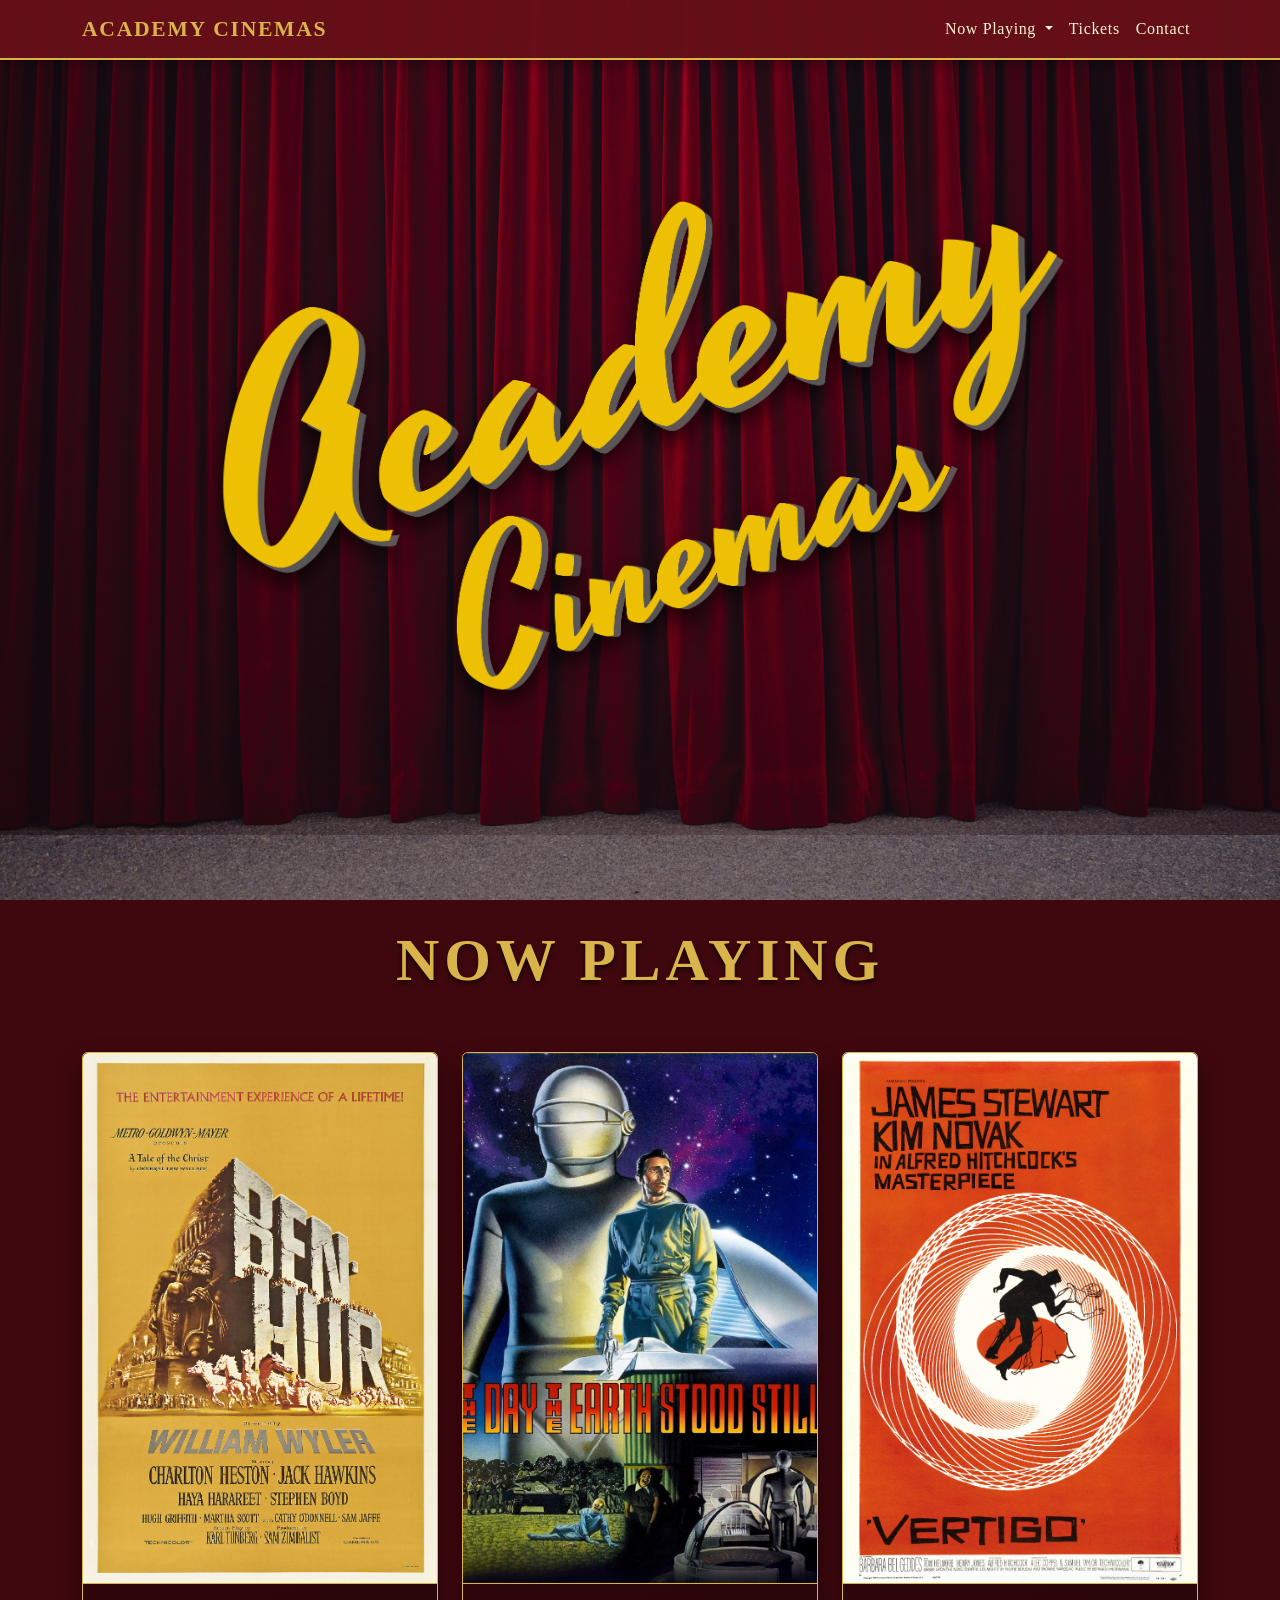
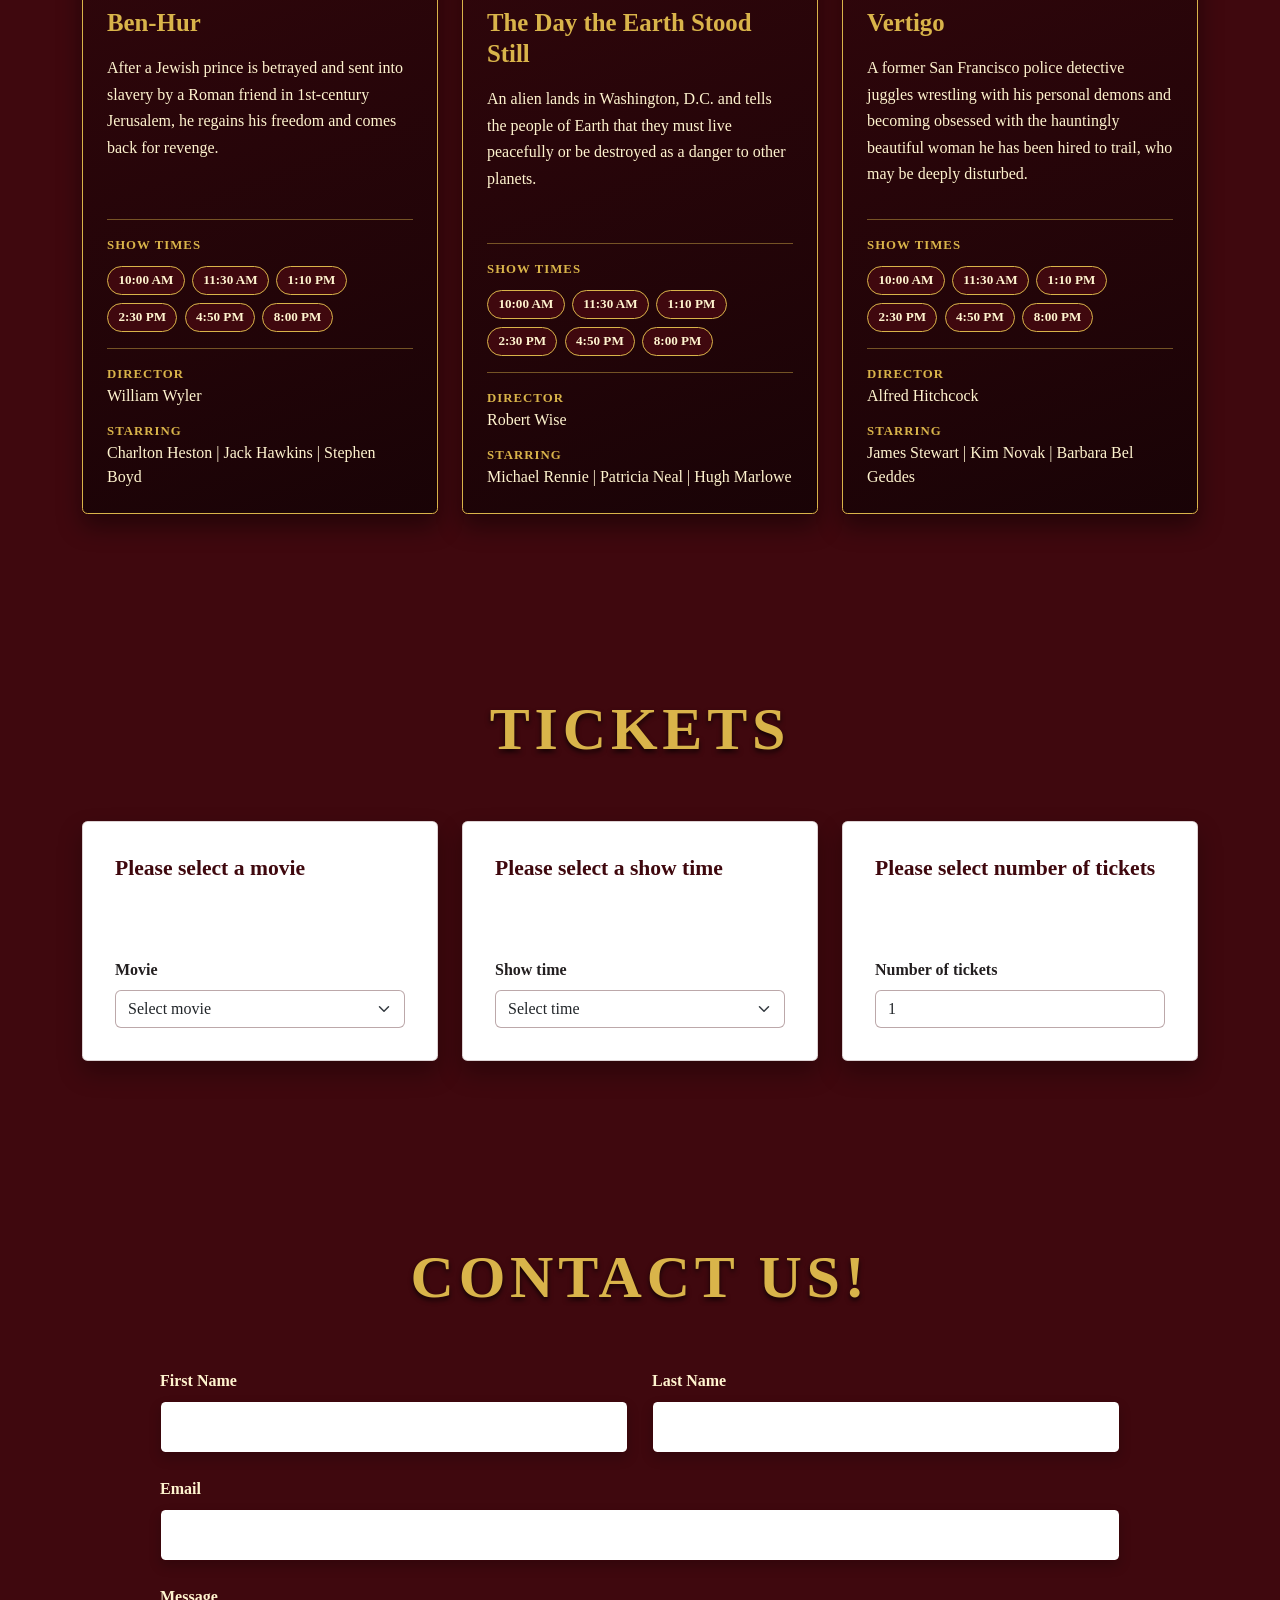
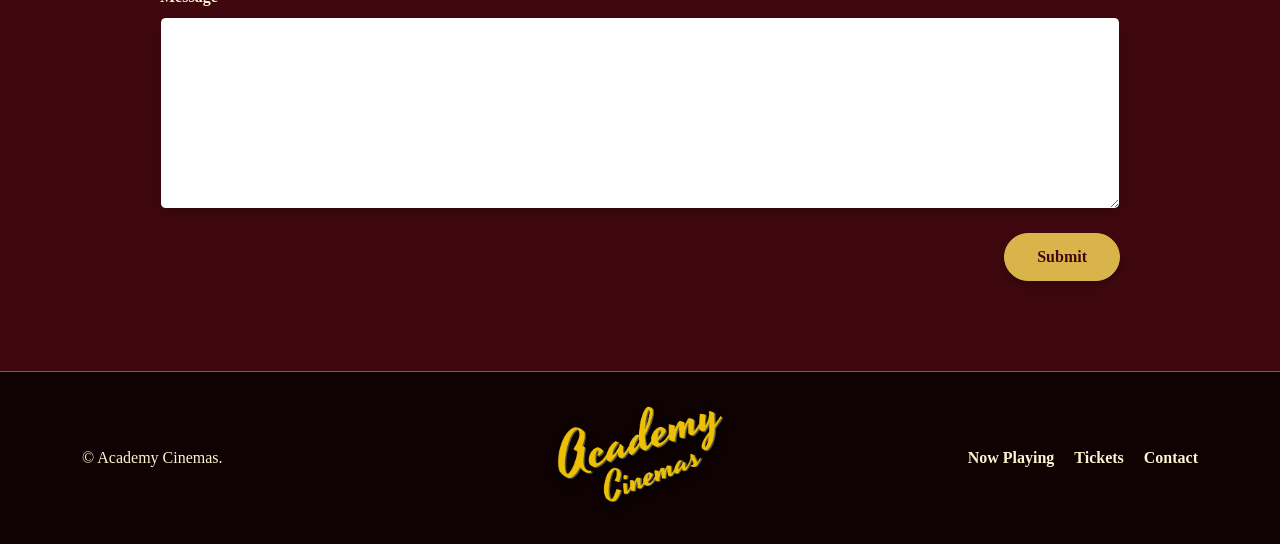
<file: Academy-Cinemas/index.html>
<!doctype html>
<html lang="en">
  <head>
    <meta charset="utf-8">
    <meta name="viewport" content="width=device-width, initial-scale=1">
    <title>Academy Cinemas</title>

    <link
      href="https://cdn.jsdelivr.net/npm/bootstrap@5.2.0/dist/css/bootstrap.min.css"
      rel="stylesheet"
    >
    <link href="css/custom.css" rel="stylesheet">
  </head>
  <body id="top">
    <header>
      <nav class="navbar navbar-expand-lg navbar-dark navbar-academy" aria-label="Primary navigation">
        <div class="container">
          <a class="navbar-brand" href="#top">Academy Cinemas</a>

          <button
            class="navbar-toggler"
            type="button"
            data-bs-toggle="collapse"
            data-bs-target="#academyNavbar"
            aria-controls="academyNavbar"
            aria-expanded="false"
            aria-label="Toggle navigation"
          >
            <span class="navbar-toggler-icon"></span>
          </button>

          <div class="collapse navbar-collapse" id="academyNavbar">
            <ul class="navbar-nav ms-auto mb-2 mb-lg-0">
              <li class="nav-item dropdown">
                <a
                  class="nav-link dropdown-toggle"
                  id="nowPlayingDropdown"
                  href="#"
                  role="button"
                  data-bs-toggle="dropdown"
                  aria-expanded="false"
                >
                  Now Playing
                </a>
                <ul class="dropdown-menu dropdown-menu-end" aria-labelledby="nowPlayingDropdown">
                  <li><a class="dropdown-item" href="#ben-hur">Ben-Hur</a></li>
                  <li>
                    <a class="dropdown-item" href="#earth-stood-still">
                      The Day the Earth Stood Still
                    </a>
                  </li>
                  <li><a class="dropdown-item" href="#vertigo">Vertigo</a></li>
                </ul>
              </li>
              <li class="nav-item">
                <a class="nav-link" href="#tickets">Tickets</a>
              </li>
              <li class="nav-item">
                <a class="nav-link" href="#contact">Contact</a>
              </li>
            </ul>
          </div>
        </div>
      </nav>
    </header>

    <main>
      <section class="hero-section" aria-label="Academy Cinemas">
        <div class="container text-center">
          <img
            class="hero-logo img-fluid"
            src="images/logo.png"
            alt="Academy Cinemas logo"
            width="1941"
            height="1123"
          >
        </div>
      </section>

      <section class="now-playing-section" id="now-playing" aria-labelledby="now-playing-heading">
        <div class="container">
          <h1 class="section-heading text-center" id="now-playing-heading">Now Playing</h1>

          <div class="row g-4">
            <div class="col-12 col-md-6 col-lg-4">
              <article class="card movie-card h-100" id="ben-hur" aria-labelledby="ben-hur-title">
                <img
                  class="card-img-top movie-poster"
                  src="images/ben-hur.jpg"
                  alt="Movie poster for Ben-Hur"
                >
                <div class="card-body d-flex flex-column">
                  <h2 class="card-title movie-title" id="ben-hur-title">Ben-Hur</h2>
                  <p class="card-text movie-description">
                    After a Jewish prince is betrayed and sent into slavery by a Roman friend in
                    1st-century Jerusalem, he regains his freedom and comes back for revenge.
                  </p>
                  <div class="movie-show-times" aria-label="Show times for Ben-Hur">
                    <p class="movie-show-times-title">Show Times</p>
                    <div class="movie-show-times-list">
                      <a class="btn btn-sm btn-show-time" href="#tickets">10:00 AM</a>
                      <a class="btn btn-sm btn-show-time" href="#tickets">11:30 AM</a>
                      <a class="btn btn-sm btn-show-time" href="#tickets">1:10 PM</a>
                      <a class="btn btn-sm btn-show-time" href="#tickets">2:30 PM</a>
                      <a class="btn btn-sm btn-show-time" href="#tickets">4:50 PM</a>
                      <a class="btn btn-sm btn-show-time" href="#tickets">8:00 PM</a>
                    </div>
                  </div>
                  <dl class="movie-details mt-auto mb-0">
                    <dt>Director</dt>
                    <dd>William Wyler</dd>
                    <dt>Starring</dt>
                    <dd class="mb-0">Charlton Heston | Jack Hawkins | Stephen Boyd</dd>
                  </dl>
                </div>
              </article>
            </div>

            <div class="col-12 col-md-6 col-lg-4">
              <article
                class="card movie-card h-100"
                id="earth-stood-still"
                aria-labelledby="earth-stood-still-title"
              >
                <img
                  class="card-img-top movie-poster"
                  src="images/earth-stood-still.jpg"
                  alt="Movie poster for The Day the Earth Stood Still"
                >
                <div class="card-body d-flex flex-column">
                  <h2 class="card-title movie-title" id="earth-stood-still-title">
                    The Day the Earth Stood Still
                  </h2>
                  <p class="card-text movie-description">
                    An alien lands in Washington, D.C. and tells the people of Earth that they must
                    live peacefully or be destroyed as a danger to other planets.
                  </p>
                  <div class="movie-show-times" aria-label="Show times for The Day the Earth Stood Still">
                    <p class="movie-show-times-title">Show Times</p>
                    <div class="movie-show-times-list">
                      <a class="btn btn-sm btn-show-time" href="#tickets">10:00 AM</a>
                      <a class="btn btn-sm btn-show-time" href="#tickets">11:30 AM</a>
                      <a class="btn btn-sm btn-show-time" href="#tickets">1:10 PM</a>
                      <a class="btn btn-sm btn-show-time" href="#tickets">2:30 PM</a>
                      <a class="btn btn-sm btn-show-time" href="#tickets">4:50 PM</a>
                      <a class="btn btn-sm btn-show-time" href="#tickets">8:00 PM</a>
                    </div>
                  </div>
                  <dl class="movie-details mt-auto mb-0">
                    <dt>Director</dt>
                    <dd>Robert Wise</dd>
                    <dt>Starring</dt>
                    <dd class="mb-0">Michael Rennie | Patricia Neal | Hugh Marlowe</dd>
                  </dl>
                </div>
              </article>
            </div>

            <div class="col-12 col-md-6 col-lg-4">
              <article class="card movie-card h-100" id="vertigo" aria-labelledby="vertigo-title">
                <img
                  class="card-img-top movie-poster"
                  src="images/vertigo.jpg"
                  alt="Movie poster for Vertigo"
                >
                <div class="card-body d-flex flex-column">
                  <h2 class="card-title movie-title" id="vertigo-title">Vertigo</h2>
                  <p class="card-text movie-description">
                    A former San Francisco police detective juggles wrestling with his personal
                    demons and becoming obsessed with the hauntingly beautiful woman he has been
                    hired to trail, who may be deeply disturbed.
                  </p>
                  <div class="movie-show-times" aria-label="Show times for Vertigo">
                    <p class="movie-show-times-title">Show Times</p>
                    <div class="movie-show-times-list">
                      <a class="btn btn-sm btn-show-time" href="#tickets">10:00 AM</a>
                      <a class="btn btn-sm btn-show-time" href="#tickets">11:30 AM</a>
                      <a class="btn btn-sm btn-show-time" href="#tickets">1:10 PM</a>
                      <a class="btn btn-sm btn-show-time" href="#tickets">2:30 PM</a>
                      <a class="btn btn-sm btn-show-time" href="#tickets">4:50 PM</a>
                      <a class="btn btn-sm btn-show-time" href="#tickets">8:00 PM</a>
                    </div>
                  </div>
                  <dl class="movie-details mt-auto mb-0">
                    <dt>Director</dt>
                    <dd>Alfred Hitchcock</dd>
                    <dt>Starring</dt>
                    <dd class="mb-0">James Stewart | Kim Novak | Barbara Bel Geddes</dd>
                  </dl>
                </div>
              </article>
            </div>
          </div>
        </div>
      </section>

      <section class="tickets-section" id="tickets" aria-labelledby="tickets-heading">
        <div class="container">
          <h2 class="section-heading text-center" id="tickets-heading">Tickets</h2>

          <form class="row g-4" aria-label="Ticket selections">
            <div class="col-12 col-md-6 col-lg-4">
              <div class="card ticket-card h-100">
                <div class="card-body d-flex flex-column">
                  <h3 class="card-title ticket-card-title">Please select a movie</h3>
                  <div class="mt-auto">
                    <label class="form-label" for="movie-select">Movie</label>
                    <select class="form-select" id="movie-select" name="movie">
                      <option value="" selected>Select movie</option>
                      <option value="ben-hur">Ben-Hur</option>
                      <option value="earth-stood-still">The Day the Earth Stood Still</option>
                      <option value="vertigo">Vertigo</option>
                    </select>
                  </div>
                </div>
              </div>
            </div>

            <div class="col-12 col-md-6 col-lg-4">
              <div class="card ticket-card h-100">
                <div class="card-body d-flex flex-column">
                  <h3 class="card-title ticket-card-title">Please select a show time</h3>
                  <div class="mt-auto">
                    <label class="form-label" for="show-time-select">Show time</label>
                    <select class="form-select" id="show-time-select" name="show-time">
                      <option value="" selected>Select time</option>
                      <option value="10:00">10:00 AM</option>
                      <option value="11:30">11:30 AM</option>
                      <option value="13:10">1:10 PM</option>
                      <option value="14:30">2:30 PM</option>
                      <option value="16:50">4:50 PM</option>
                      <option value="20:00">8:00 PM</option>
                    </select>
                  </div>
                </div>
              </div>
            </div>

            <div class="col-12 col-md-6 col-lg-4">
              <div class="card ticket-card h-100">
                <div class="card-body d-flex flex-column">
                  <h3 class="card-title ticket-card-title">Please select number of tickets</h3>
                  <div class="mt-auto">
                    <label class="form-label" for="ticket-quantity">Number of tickets</label>
                    <input
                      class="form-control"
                      id="ticket-quantity"
                      name="ticket-quantity"
                      type="number"
                      value="1"
                      min="1"
                      step="1"
                    >
                  </div>
                </div>
              </div>
            </div>
          </form>
        </div>
      </section>

      <section class="contact-section" id="contact" aria-labelledby="contact-heading">
        <div class="container">
          <h2 class="section-heading text-center" id="contact-heading">Contact Us!</h2>

          <form
            class="contact-form"
            action="#"
            aria-label="Contact Academy Cinemas"
            onsubmit="event.preventDefault()"
          >
            <div class="row g-4">
              <div class="col-12 col-md-6">
                <label class="form-label" for="first-name">First Name</label>
                <input
                  class="form-control"
                  id="first-name"
                  name="first-name"
                  type="text"
                  autocomplete="given-name"
                  required
                >
              </div>

              <div class="col-12 col-md-6">
                <label class="form-label" for="last-name">Last Name</label>
                <input
                  class="form-control"
                  id="last-name"
                  name="last-name"
                  type="text"
                  autocomplete="family-name"
                  required
                >
              </div>

              <div class="col-12">
                <label class="form-label" for="email">Email</label>
                <input
                  class="form-control"
                  id="email"
                  name="email"
                  type="email"
                  autocomplete="email"
                  required
                >
              </div>

              <div class="col-12">
                <label class="form-label" for="message">Message</label>
                <textarea
                  class="form-control"
                  id="message"
                  name="message"
                  rows="7"
                  required
                ></textarea>
              </div>

              <div class="col-12 d-flex justify-content-end">
                <button class="btn btn-academy" type="submit">Submit</button>
              </div>
            </div>
          </form>
        </div>
      </section>
    </main>

    <footer class="site-footer">
      <div class="container">
        <div class="row align-items-center text-center">
          <div class="col-12 col-md-4 text-md-start">
            <p class="footer-copyright mb-0">&copy; Academy Cinemas.</p>
          </div>

          <div class="col-12 col-md-4">
            <a class="footer-logo-link" href="#top" aria-label="Back to the top of Academy Cinemas">
              <img
                class="footer-logo img-fluid"
                src="images/logo.png"
                alt="Academy Cinemas logo"
                width="1941"
                height="1123"
              >
            </a>
          </div>

          <div class="col-12 col-md-4">
            <nav class="footer-nav" aria-label="Footer navigation">
              <ul class="list-unstyled mb-0 justify-content-md-end">
                <li><a href="#now-playing">Now Playing</a></li>
                <li><a href="#tickets">Tickets</a></li>
                <li><a href="#contact">Contact</a></li>
              </ul>
            </nav>
          </div>
        </div>
      </div>
    </footer>

    <script src="https://cdn.jsdelivr.net/npm/bootstrap@5.2.0/dist/js/bootstrap.bundle.min.js"></script>
  </body>
</html>
</file>
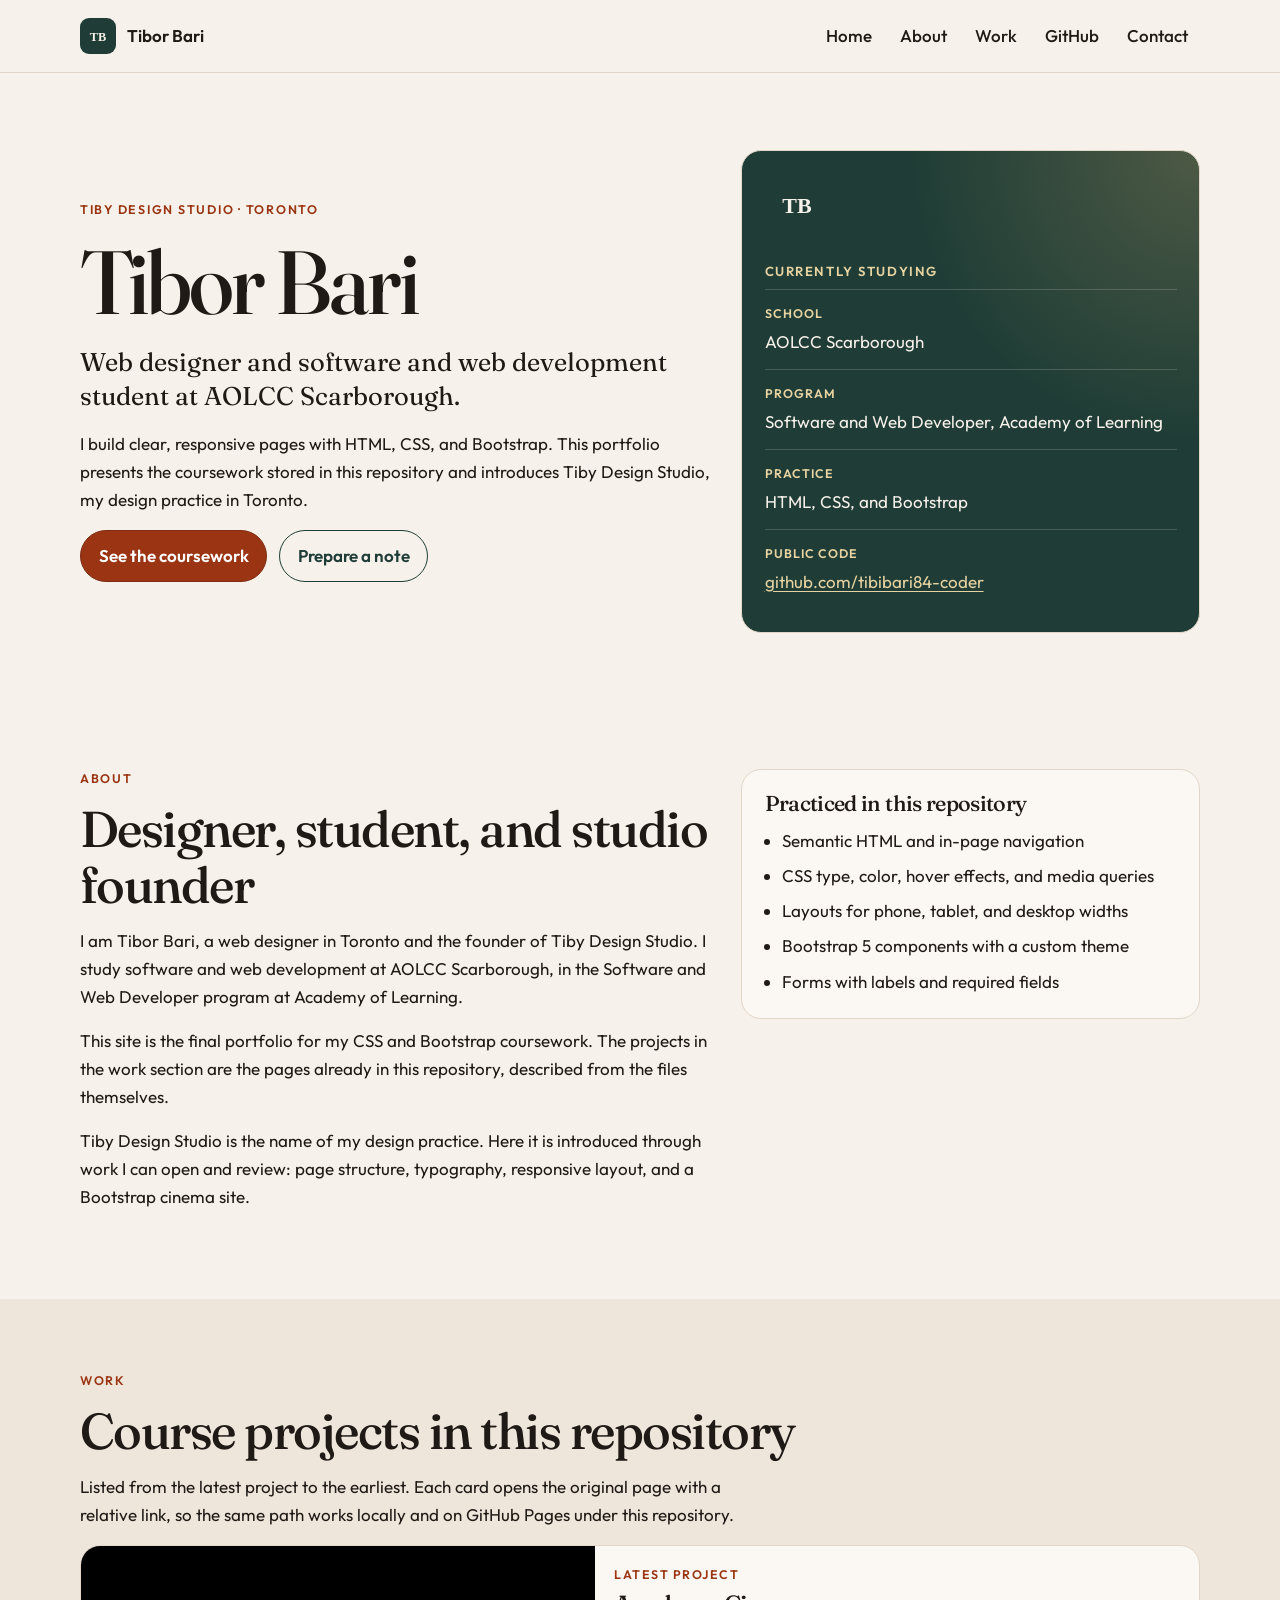
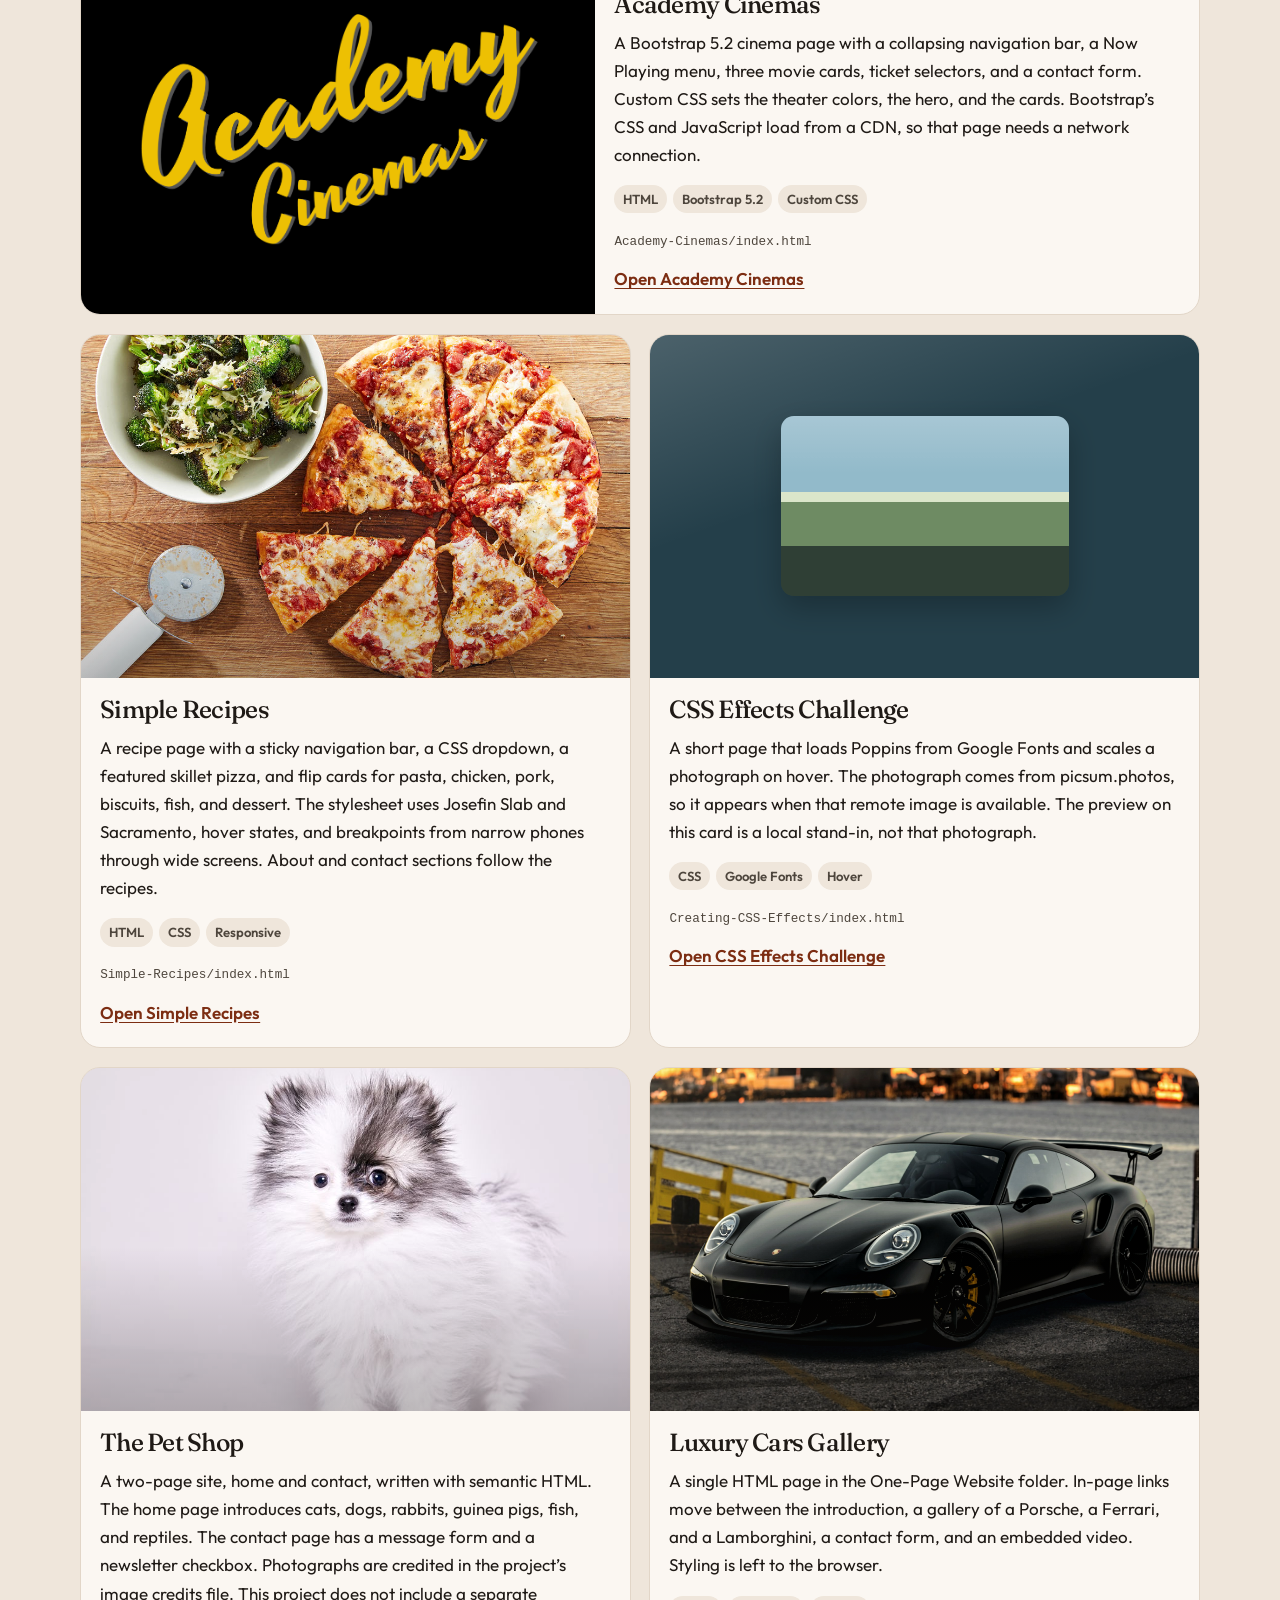
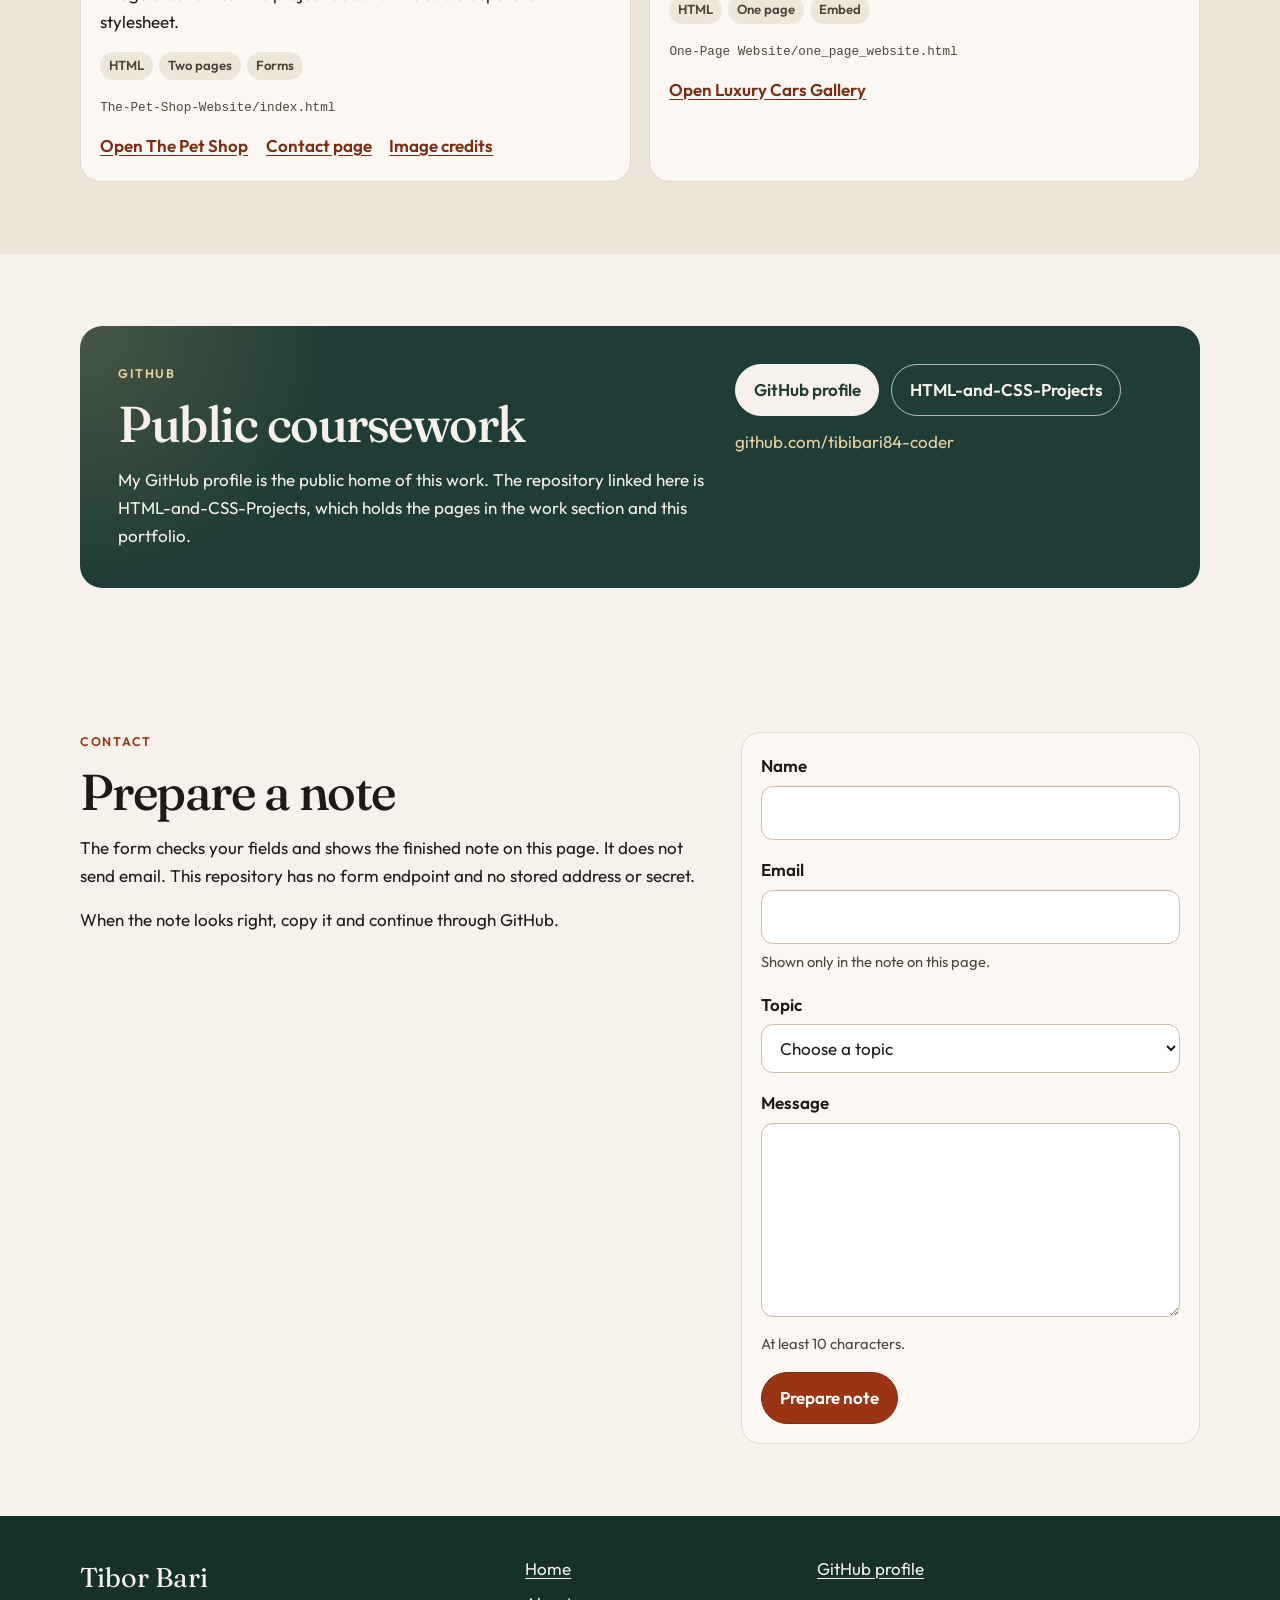
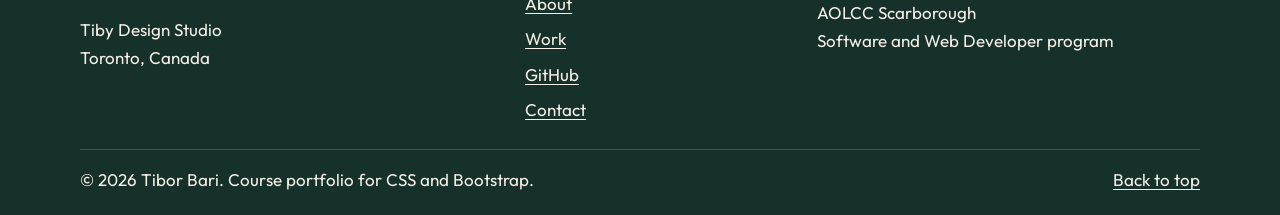
<file: Portfolio-Website/index.html>
<!DOCTYPE html>
<html lang="en">
<head>
  <meta charset="UTF-8">
  <meta name="viewport" content="width=device-width, initial-scale=1.0">
  <meta name="description" content="Portfolio of Tibor Bari, a web designer and software and web development student at AOLCC Scarborough, and founder of Tiby Design Studio in Toronto.">
  <meta name="author" content="Tibor Bari">
  <meta name="theme-color" content="#1f3d36">
  <title>Tibor Bari | Web Designer and Student Portfolio</title>
  <link rel="icon" href="images/mark.svg" type="image/svg+xml">
  <link rel="preconnect" href="https://fonts.googleapis.com">
  <link rel="preconnect" href="https://fonts.gstatic.com" crossorigin>
  <link href="https://fonts.googleapis.com/css2?family=Fraunces:opsz,wght@9..144,500;9..144,700&amp;family=Outfit:wght@400;500;600&amp;display=swap" rel="stylesheet">
  <link rel="stylesheet" href="css/styles.css">
  <noscript>
    <style>
      @media (max-width: 699px) {
        .nav-toggle { display: none !important; }
        .site-nav { display: grid !important; }
      }
    </style>
  </noscript>
  <script src="js/main.js" defer></script>
</head>
<body>
  <a class="skip-link" href="#main">Skip to content</a>

  <header class="site-header">
    <div class="wrap header-inner">
      <a class="brand" href="#home">
        <img src="images/mark.svg" alt="" width="36" height="36">
        <span>Tibor Bari</span>
      </a>

      <button class="nav-toggle" type="button" aria-expanded="false" aria-controls="site-nav">
        <span class="menu-bars" aria-hidden="true"><span></span><span></span><span></span></span>
        <span class="menu-label">Menu</span>
      </button>
      <nav id="site-nav" class="site-nav" aria-label="Primary">
        <a href="#home">Home</a>
        <a href="#about">About</a>
        <a href="#work">Work</a>
        <a href="#github">GitHub</a>
        <a href="#contact">Contact</a>
      </nav>
    </div>
  </header>

  <main id="main">
    <section class="hero" id="home" aria-labelledby="home-heading">
      <div class="wrap hero-grid">
        <div class="hero-copy">
          <p class="eyebrow">Tiby Design Studio · Toronto</p>
          <h1 id="home-heading">Tibor Bari</h1>
          <p class="lede">Web designer and software and web development student at AOLCC Scarborough.</p>
          <p>I build clear, responsive pages with HTML, CSS, and Bootstrap. This portfolio presents the coursework stored in this repository and introduces Tiby Design Studio, my design practice in Toronto.</p>
          <div class="hero-actions">
            <a class="button" href="#work">See the coursework</a>
            <a class="button button-secondary" href="#contact">Prepare a note</a>
          </div>
        </div>

        <aside class="studio-card" aria-label="Studio snapshot">
          <img src="images/mark.svg" alt="Monogram for Tibor Bari" width="64" height="64">
          <p class="studio-card-kicker">Currently studying</p>
          <dl class="fact-list">
            <div>
              <dt>School</dt>
              <dd>AOLCC Scarborough</dd>
            </div>
            <div>
              <dt>Program</dt>
              <dd>Software and Web Developer, Academy of Learning</dd>
            </div>
            <div>
              <dt>Practice</dt>
              <dd>HTML, CSS, and Bootstrap</dd>
            </div>
            <div>
              <dt>Public code</dt>
              <dd><a href="https://github.com/tibibari84-coder" target="_blank" rel="me noopener noreferrer">github.com/tibibari84-coder<span class="visually-hidden"> (opens in a new tab)</span></a></dd>
            </div>
          </dl>
        </aside>
      </div>
    </section>

    <section class="band" id="about" aria-labelledby="about-heading">
      <div class="wrap about-grid">
        <div>
          <p class="eyebrow">About</p>
          <h2 id="about-heading">Designer, student, and studio founder</h2>
          <p>I am Tibor Bari, a web designer in Toronto and the founder of Tiby Design Studio. I study software and web development at AOLCC Scarborough, in the Software and Web Developer program at Academy of Learning.</p>
          <p>This site is the final portfolio for my CSS and Bootstrap coursework. The projects in the work section are the pages already in this repository, described from the files themselves.</p>
          <p>Tiby Design Studio is the name of my design practice. Here it is introduced through work I can open and review: page structure, typography, responsive layout, and a Bootstrap cinema site.</p>
        </div>
        <div class="practice-panel">
          <h3>Practiced in this repository</h3>
          <ul>
            <li>Semantic HTML and in-page navigation</li>
            <li>CSS type, color, hover effects, and media queries</li>
            <li>Layouts for phone, tablet, and desktop widths</li>
            <li>Bootstrap 5 components with a custom theme</li>
            <li>Forms with labels and required fields</li>
          </ul>
        </div>
      </div>
    </section>

    <section class="band band-work" id="work" aria-labelledby="work-heading">
      <div class="wrap">
        <p class="eyebrow">Work</p>
        <h2 id="work-heading">Course projects in this repository</h2>
        <p class="section-intro">Listed from the latest project to the earliest. Each card opens the original page with a relative link, so the same path works locally and on GitHub Pages under this repository.</p>

        <div class="project-grid">
          <article class="project-card project-card--feature">
            <div class="project-media project-media--logo">
              <img src="../Academy-Cinemas/images/logo.png" alt="Academy Cinemas logo in gold script" width="1941" height="1123">
            </div>
            <div class="project-body">
              <p class="project-index">Latest project</p>
              <h3>Academy Cinemas</h3>
              <p>A Bootstrap 5.2 cinema page with a collapsing navigation bar, a Now Playing menu, three movie cards, ticket selectors, and a contact form. Custom CSS sets the theater colors, the hero, and the cards. Bootstrap’s CSS and JavaScript load from a CDN, so that page needs a network connection.</p>
              <ul class="tags" aria-label="Techniques used in Academy Cinemas">
                <li>HTML</li>
                <li>Bootstrap 5.2</li>
                <li>Custom CSS</li>
              </ul>
              <p class="project-path"><code>Academy-Cinemas/index.html</code></p>
              <a class="text-link" href="../Academy-Cinemas/index.html">Open Academy Cinemas</a>
            </div>
          </article>

          <article class="project-card">
            <div class="project-media">
              <img src="../Simple-Recipes/images/skillet-pizza.jpeg" alt="Sliced skillet pizza and broccoli from the Simple Recipes featured recipe" width="1020" height="680">
            </div>
            <div class="project-body">
              <h3>Simple Recipes</h3>
              <p>A recipe page with a sticky navigation bar, a CSS dropdown, a featured skillet pizza, and flip cards for pasta, chicken, pork, biscuits, fish, and dessert. The stylesheet uses Josefin Slab and Sacramento, hover states, and breakpoints from narrow phones through wide screens. About and contact sections follow the recipes.</p>
              <ul class="tags" aria-label="Techniques used in Simple Recipes">
                <li>HTML</li>
                <li>CSS</li>
                <li>Responsive</li>
              </ul>
              <p class="project-path"><code>Simple-Recipes/index.html</code></p>
              <a class="text-link" href="../Simple-Recipes/index.html">Open Simple Recipes</a>
            </div>
          </article>

          <article class="project-card">
            <div class="project-media project-media--effect" aria-hidden="true">
              <div class="effect-frame">
                <span class="effect-photo"></span>
              </div>
            </div>
            <div class="project-body">
              <h3>CSS Effects Challenge</h3>
              <p>A short page that loads Poppins from Google Fonts and scales a photograph on hover. The photograph comes from picsum.photos, so it appears when that remote image is available. The preview on this card is a local stand-in, not that photograph.</p>
              <ul class="tags" aria-label="Techniques used in the CSS Effects Challenge">
                <li>CSS</li>
                <li>Google Fonts</li>
                <li>Hover</li>
              </ul>
              <p class="project-path"><code>Creating-CSS-Effects/index.html</code></p>
              <a class="text-link" href="../Creating-CSS-Effects/index.html">Open CSS Effects Challenge</a>
            </div>
          </article>

          <article class="project-card">
            <div class="project-media">
              <img src="../The-Pet-Shop-Website/images/dog.jpg" alt="Fluffy white and gray Pomeranian puppy from The Pet Shop" width="900" height="600">
            </div>
            <div class="project-body">
              <h3>The Pet Shop</h3>
              <p>A two-page site, home and contact, written with semantic HTML. The home page introduces cats, dogs, rabbits, guinea pigs, fish, and reptiles. The contact page has a message form and a newsletter checkbox. Photographs are credited in the project’s image credits file. This project does not include a separate stylesheet.</p>
              <ul class="tags" aria-label="Techniques used in The Pet Shop">
                <li>HTML</li>
                <li>Two pages</li>
                <li>Forms</li>
              </ul>
              <p class="project-path"><code>The-Pet-Shop-Website/index.html</code></p>
              <div class="project-links">
                <a class="text-link" href="../The-Pet-Shop-Website/index.html">Open The Pet Shop</a>
                <a class="text-link" href="../The-Pet-Shop-Website/contact.html">Contact page</a>
                <a class="text-link" href="../The-Pet-Shop-Website/IMAGE-CREDITS.md">Image credits</a>
              </div>
            </div>
          </article>

          <article class="project-card">
            <div class="project-media">
              <img src="../One-Page%20Website/images/porsche.jpg" alt="Black Porsche sports car from the Luxury Cars Gallery" width="2160" height="2700">
            </div>
            <div class="project-body">
              <h3>Luxury Cars Gallery</h3>
              <p>A single HTML page in the One-Page Website folder. In-page links move between the introduction, a gallery of a Porsche, a Ferrari, and a Lamborghini, a contact form, and an embedded video. Styling is left to the browser.</p>
              <ul class="tags" aria-label="Techniques used in Luxury Cars Gallery">
                <li>HTML</li>
                <li>One page</li>
                <li>Embed</li>
              </ul>
              <p class="project-path"><code>One-Page Website/one_page_website.html</code></p>
              <a class="text-link" href="../One-Page%20Website/one_page_website.html">Open Luxury Cars Gallery</a>
            </div>
          </article>
        </div>
      </div>
    </section>

    <section class="band" id="github" aria-labelledby="github-heading">
      <div class="wrap github-panel">
        <div>
          <p class="eyebrow eyebrow-light">GitHub</p>
          <h2 id="github-heading">Public coursework</h2>
          <p>My GitHub profile is the public home of this work. The repository linked here is HTML-and-CSS-Projects, which holds the pages in the work section and this portfolio.</p>
        </div>
        <div class="github-actions">
          <a class="button button-light" href="https://github.com/tibibari84-coder" target="_blank" rel="me noopener noreferrer">GitHub profile<span class="visually-hidden"> (opens in a new tab)</span></a>
          <a class="button button-ghost" href="https://github.com/tibibari84-coder/HTML-and-CSS-Projects" target="_blank" rel="noopener noreferrer">HTML-and-CSS-Projects<span class="visually-hidden"> (opens in a new tab)</span></a>
          <p class="github-url">github.com/tibibari84-coder</p>
        </div>
      </div>
    </section>

    <section class="band band-contact" id="contact" aria-labelledby="contact-heading">
      <div class="wrap contact-grid">
        <div>
          <p class="eyebrow">Contact</p>
          <h2 id="contact-heading">Prepare a note</h2>
          <p>The form checks your fields and shows the finished note on this page. It does not send email. This repository has no form endpoint and no stored address or secret.</p>
          <p>When the note looks right, copy it and continue through GitHub.</p>
          <noscript>
            <p class="noscript-note">JavaScript is off, so this form cannot check the note in the page. Project links still work. Use the GitHub profile to get in touch.</p>
          </noscript>
        </div>

        <form id="contact-form" class="contact-form" action="#contact" method="post" novalidate>
          <div class="field">
            <label for="contact-name">Name</label>
            <input id="contact-name" name="name" type="text" autocomplete="name" required minlength="2" maxlength="80">
            <p id="contact-name-error" class="field-error" hidden></p>
          </div>

          <div class="field">
            <label for="contact-email">Email</label>
            <input id="contact-email" name="email" type="email" autocomplete="email" inputmode="email" required maxlength="120" aria-describedby="contact-email-hint">
            <p id="contact-email-hint" class="field-hint">Shown only in the note on this page.</p>
            <p id="contact-email-error" class="field-error" hidden></p>
          </div>

          <div class="field">
            <label for="contact-topic">Topic</label>
            <select id="contact-topic" name="topic" required>
              <option value="">Choose a topic</option>
              <option value="coursework">Coursework question</option>
              <option value="portfolio">Portfolio feedback</option>
              <option value="studio">Tiby Design Studio</option>
              <option value="other">Something else</option>
            </select>
            <p id="contact-topic-error" class="field-error" hidden></p>
          </div>

          <div class="field">
            <label for="contact-message">Message</label>
            <textarea id="contact-message" name="message" rows="6" required minlength="10" maxlength="2000" aria-describedby="contact-message-hint"></textarea>
            <p id="contact-message-hint" class="field-hint">At least 10 characters.</p>
            <p id="contact-message-error" class="field-error" hidden></p>
          </div>

          <button class="button" type="submit">Prepare note</button>

          <div id="form-result" class="form-result" hidden tabindex="-1">
            <h3>Your note stays on this page</h3>
            <p>Nothing was sent to a server. Copy the note if you want to share it on GitHub.</p>
            <pre id="composed-note"></pre>
            <div class="form-result-actions">
              <button class="button button-secondary" id="copy-note" type="button">Copy note</button>
              <a class="button button-secondary" href="https://github.com/tibibari84-coder" target="_blank" rel="noopener noreferrer">Open GitHub<span class="visually-hidden"> (opens in a new tab)</span></a>
            </div>
            <p id="copy-status" role="status"></p>
          </div>
        </form>
      </div>
    </section>
  </main>

  <footer class="site-footer">
    <div class="wrap footer-grid">
      <div>
        <p class="footer-name">Tibor Bari</p>
        <p>Tiby Design Studio<br>Toronto, Canada</p>
      </div>
      <nav aria-label="Footer">
        <ul class="footer-links">
          <li><a href="#home">Home</a></li>
          <li><a href="#about">About</a></li>
          <li><a href="#work">Work</a></li>
          <li><a href="#github">GitHub</a></li>
          <li><a href="#contact">Contact</a></li>
        </ul>
      </nav>
      <div>
        <p><a href="https://github.com/tibibari84-coder" target="_blank" rel="me noopener noreferrer">GitHub profile<span class="visually-hidden"> (opens in a new tab)</span></a></p>
        <p>AOLCC Scarborough<br>Software and Web Developer program</p>
      </div>
    </div>
    <div class="wrap footer-base">
      <p>&copy; 2026 Tibor Bari. Course portfolio for CSS and Bootstrap.</p>
      <a href="#home">Back to top</a>
    </div>
  </footer>
</body>
</html>
</file>
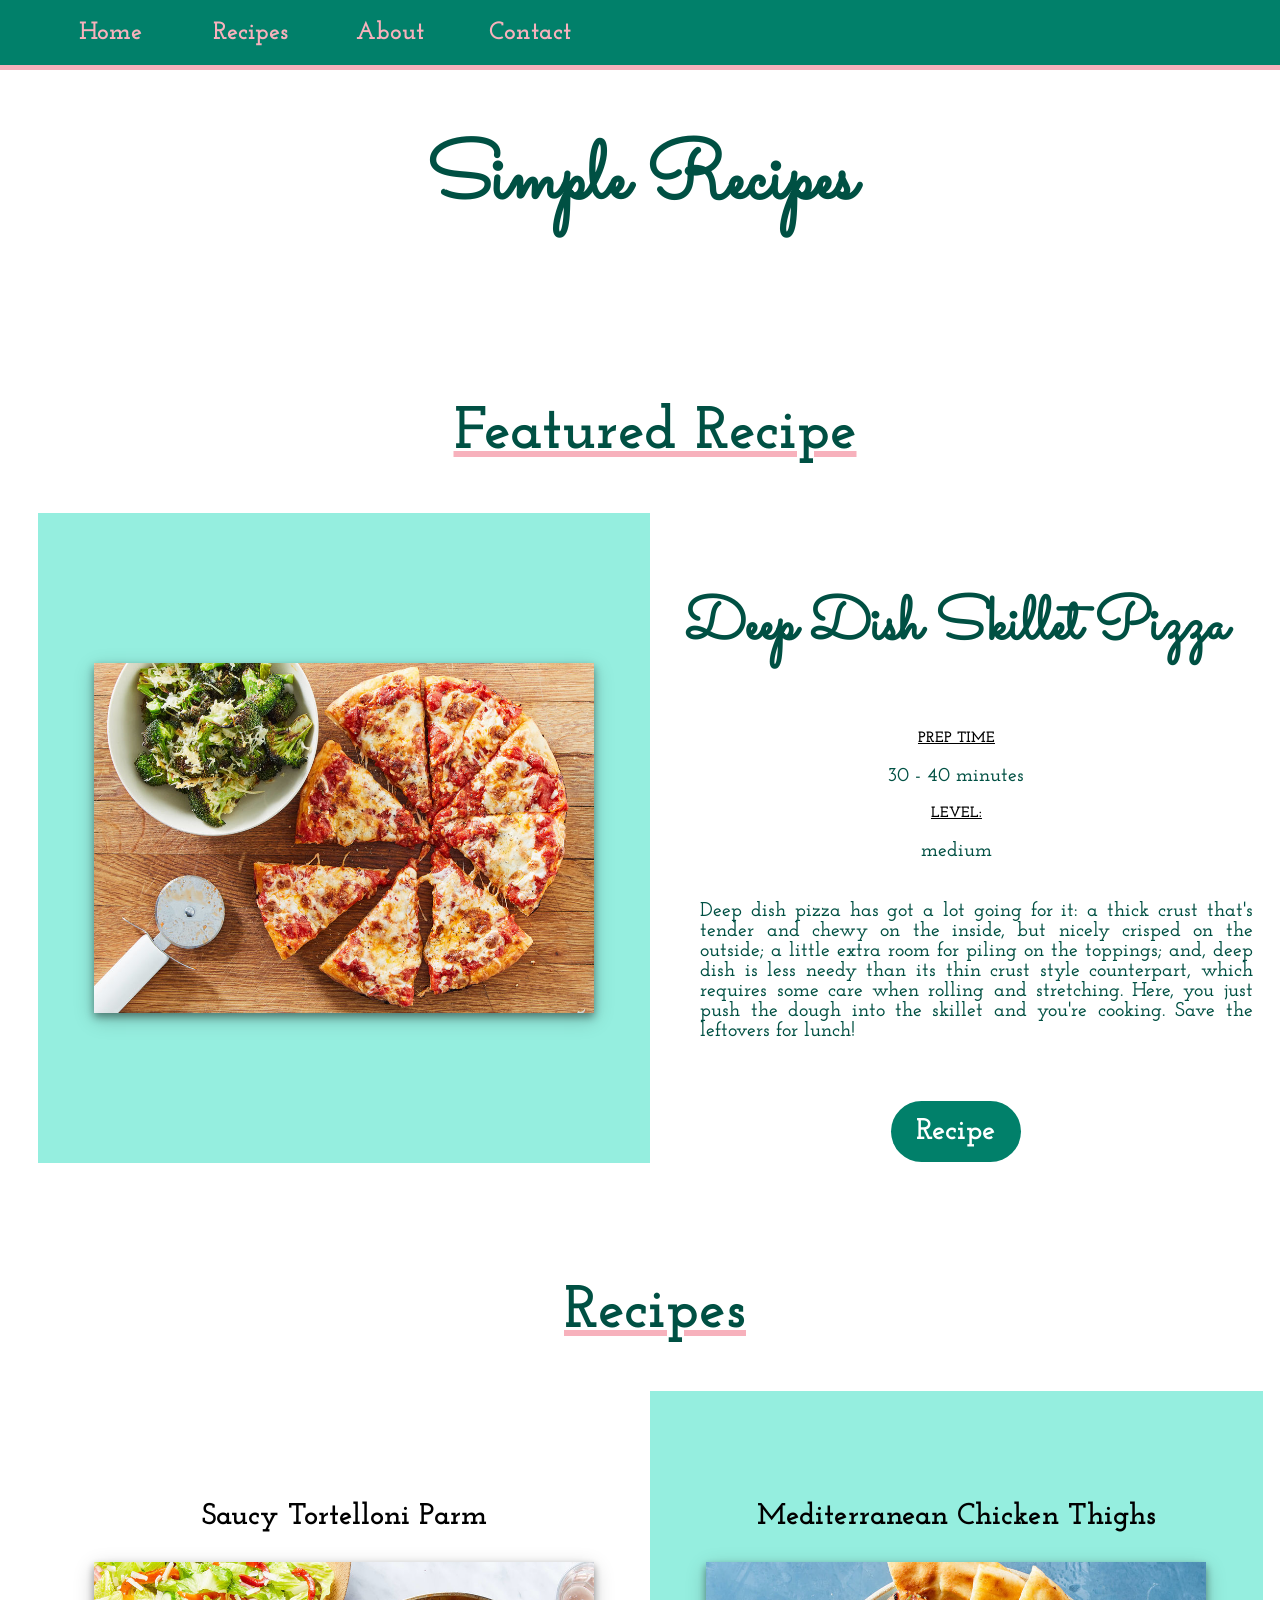
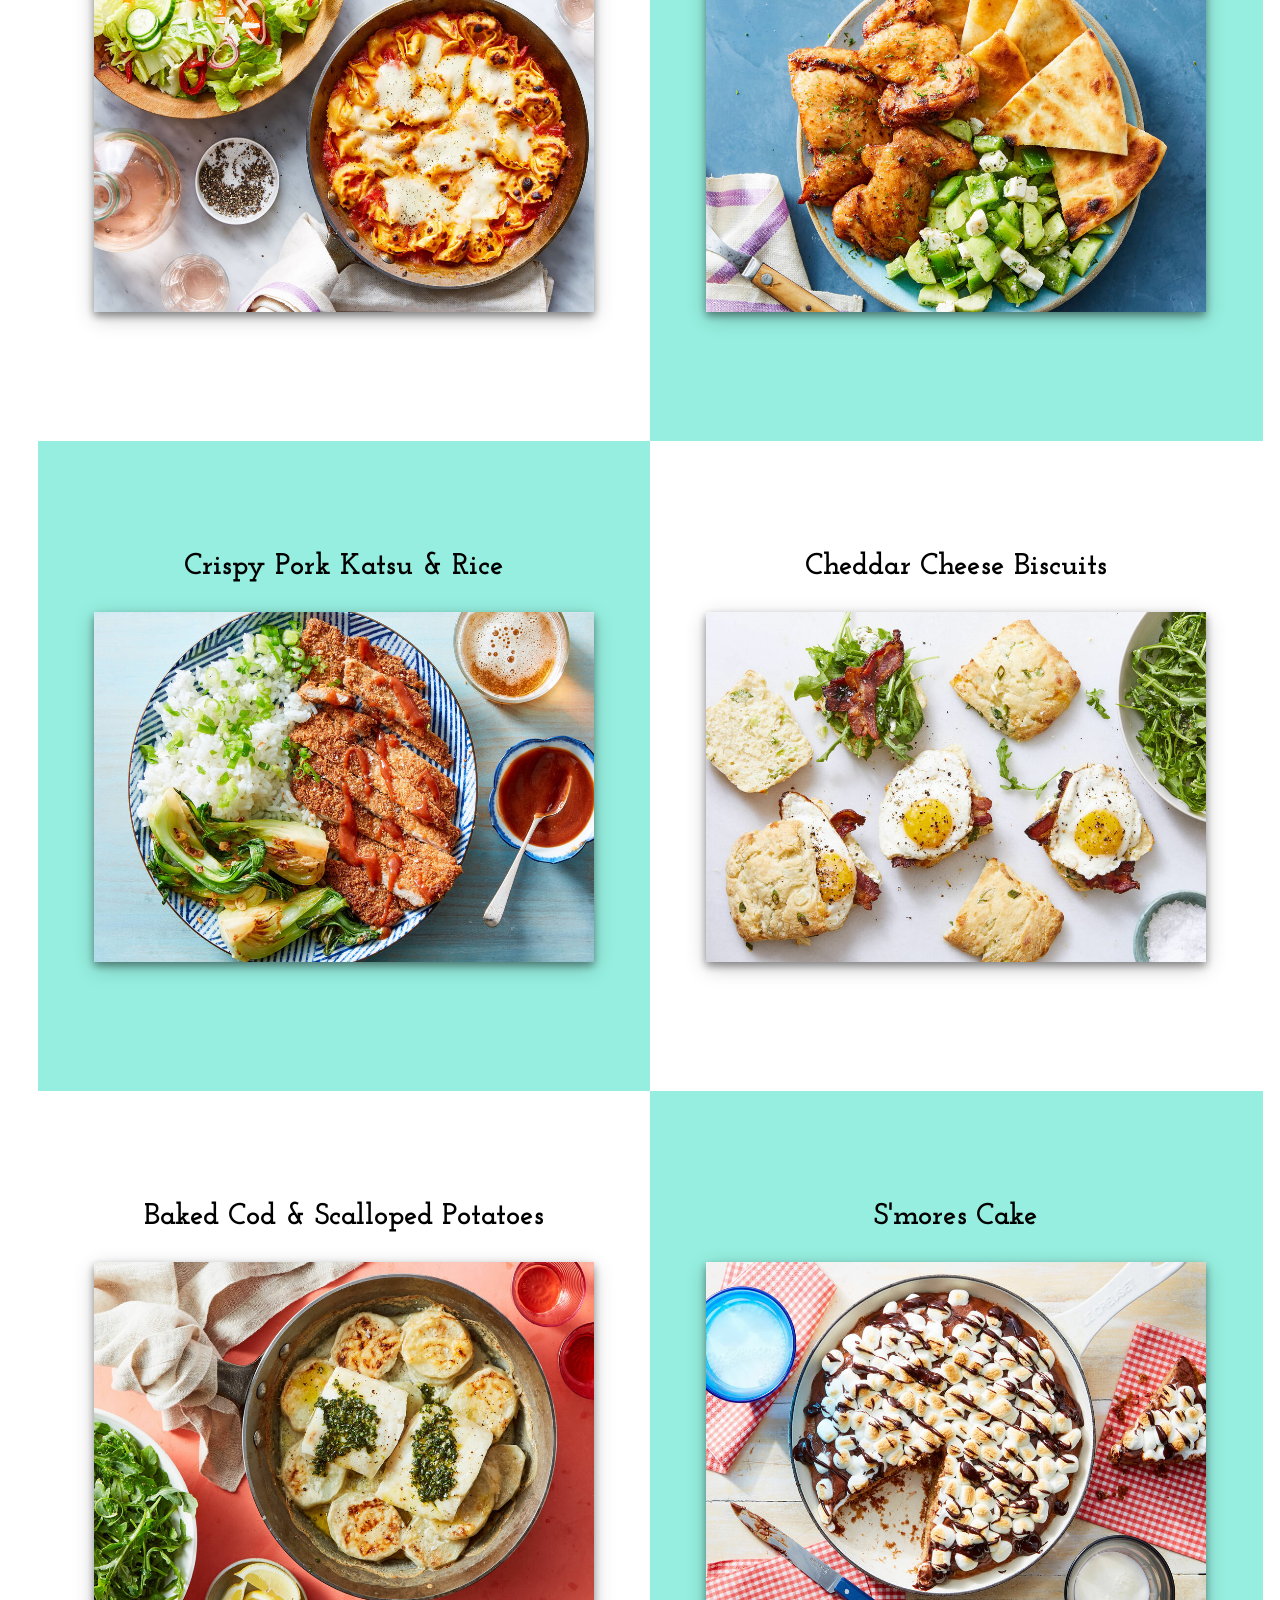
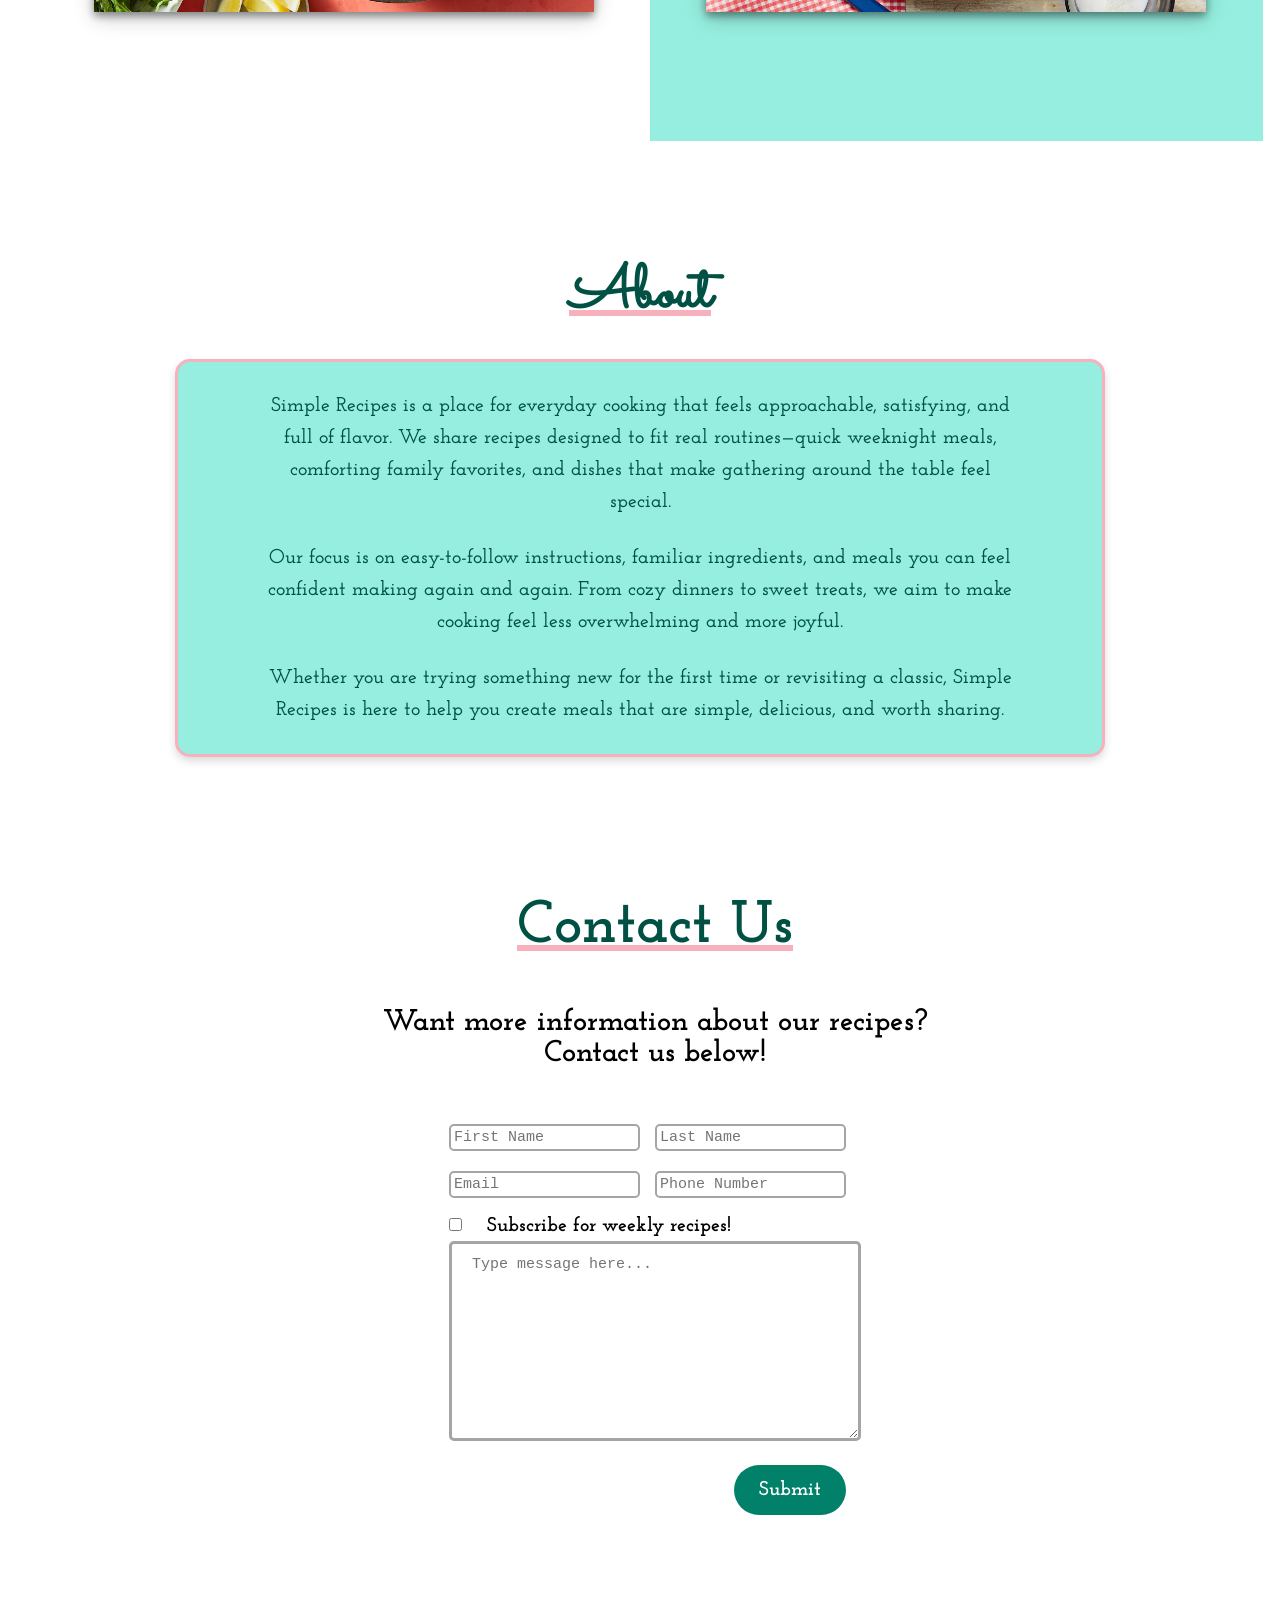
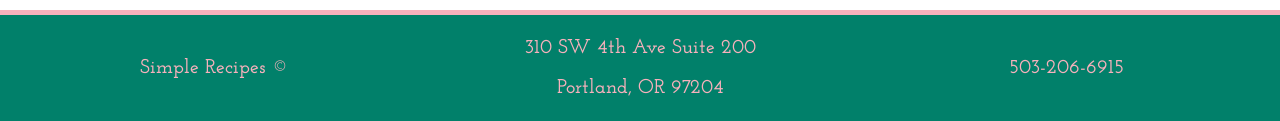
<file: Simple-Recipes/index.html>
<!DOCTYPE html>
<html>

<head>
    <title>Simple Recipes</title>
    <meta charset="UTF-8">
    <link rel="stylesheet" href="css/style.css">
</head>

<body>
    <!--NAVBAR-->
    <nav class="nav-bar">
        <ul>
            <li><a href="#">Home</a></li>
            <li class="drop"><a href="#recipes">Recipes</a>
                <div class="rollover-menu">
                    <a href="#featured">Featured Recipe</a>
                    <a href="#pasta">Pasta</a>
                    <a href="#chicken">Chicken</a>
                    <a href="#pork">Pork</a>
                    <a href="#biscuits">Biscuits</a>
                    <a href="#fish">Fish</a>
                    <a href="#dessert">Dessert</a>
                </div>
            </li>
            <li><a href="#about">About</a></li>
            <li><a href="#contact">Contact</a></li>
        </ul>
    </nav>
    <!--HEADER-->
    <header>
        <h1>Simple Recipes</h1>
    </header>
    <!--RECIPES-->
    <section>
        <!--FEATURED RECIPE-->
        <div class="container" id="featured">
            <h2>Featured Recipe</h2>
            <div class="column recipe-card-background">
                <div class="recipe-container">
                    <img src="images/skillet-pizza.jpeg">
                </div>
            </div>
            <div class="column">
                <h3 id="featured-header">Deep Dish Skillet Pizza</h3>
                <h4>Prep Time</h4>
                <p>30 - 40 minutes</p>
                <h4>Level:</h4>
                <p>medium</p>
                <p id="featured-main-text">Deep dish pizza has got a lot going for it:
                    a thick crust that's tender and chewy on the inside,
                    but nicely crisped on the outside; a little extra room for piling
                    on the toppings; and, deep dish is less needy than its thin crust
                    style counterpart, which requires some care when rolling and stretching.
                    Here, you just push the dough into the skillet and you're cooking.
                    Save the leftovers for lunch!</p>
                <input type="button" value="Recipe" id="featured-button">
            </div>
        </div>
        <!--RECIPE CARDS-->
        <div class="container" id="recipes">
            <h2>Recipes</h2>
            <!--PASTA-->
            <div class="column" id="pasta">
                <div class="recipe-container">
                    <h3>Saucy Tortelloni Parm </h3>
                    <div class="flip">
                        <!--FRONT-->
                        <div class="flip-front">
                            <img src="images/tortelloni.jpeg">
                        </div>
                        <!--BACK-->
                        <div class="flip-back">
                            <div class="text-container">
                                <h4>Prep Time:</h4>
                                <p>20 - 30 minutes</p>
                                <h4>Level:</h4>
                                <p>easy</p>
                                <input type="button" value="Recipe">
                            </div>
                        </div>
                    </div>
                </div>
            </div>
            <!--CHICKEN-->
            <div class="column recipe-card-background" id="chicken">
                <div class="recipe-container">
                    <h3>Mediterranean Chicken Thighs</h3>
                    <div class="flip">
                        <!--FRONT-->
                        <div class="flip-front">
                            <img src="images/chicken-thighs.jpeg">
                        </div>
                        <!--BACK-->
                        <div class="flip-back">
                            <div class="text-container">
                                <h4>Prep Time:</h4>
                                <p>20 - 30 minutes</p>
                                <h4>Level:</h4>
                                <p>easy</p>
                                <input type="button" value="Recipe">
                            </div>
                        </div>
                    </div>
                </div>
            </div>
            <!--PORK-->
            <div class="column recipe-card-background" id="pork">
                <div class="recipe-container">
                    <h3>Crispy Pork Katsu & Rice</h3>
                    <div class="flip">
                        <!--FRONT-->
                        <div class="flip-front">
                            <img src="images/pork-katsu.jpeg">
                        </div>
                        <!--BACK-->
                        <div class="flip-back">
                            <div class="text-container">
                                <h4>Prep Time:</h4>
                                <p>20 - 30 minutes</p>
                                <h4>Level:</h4>
                                <p>medium</p>
                                <input type="button" value="Recipe">
                            </div>
                        </div>
                    </div>
                </div>
            </div>
            <!--BISCUITS-->
            <div class="column" id="biscuits">
                <div class="recipe-container">
                    <h3>Cheddar Cheese Biscuits</h3>
                    <div class="flip">
                        <!--FRONT-->
                        <div class="flip-front">
                            <img src="images/cheddar-biscuits.jpeg">
                        </div>
                        <!--BACK-->
                        <div class="flip-back">
                            <div class="text-container">
                                <h4>Prep Time:</h4>
                                <p>40 - 50 minutes</p>
                                <h4>Level:</h4>
                                <p>medium</p>
                                <input type="button" value="Recipe">
                            </div>
                        </div>
                    </div>
                </div>
            </div>
            <!--FISH-->
            <div class="column" id="fish">
                <div class="recipe-container">
                    <h3>Baked Cod & Scalloped Potatoes</h3>
                    <div class="flip">
                        <!--FRONT-->
                        <div class="flip-front">
                            <img src="images/baked-cod.jpeg">
                        </div>
                        <!--BACK-->
                        <div class="flip-back">
                            <div class="text-container">
                                <h4>Prep Time:</h4>
                                <p>30 - 40 minutes</p>
                                <h4>Level:</h4>
                                <p>easy</p>
                                <input type="button" value="Recipe">
                            </div>
                        </div>
                    </div>
                </div>
            </div>
            <!--DESSERT-->
            <div class="column recipe-card-background" id="dessert">
                <div class="recipe-container">
                    <h3>S'mores Cake</h3>
                    <div class="flip">
                        <!--FRONT-->
                        <div class="flip-front">
                            <img src="images/smores.jpeg">
                        </div>
                        <!--BACK-->
                        <div class="flip-back">
                            <div class="text-container">
                                <h4>Prep Time:</h4>
                                <p>50-60 minutes</p>
                                <h4>Level:</h4>
                                <p>medium</p>
                                <input type="button" value="Recipe">
                            </div>
                        </div>
                    </div>
                </div>
            </div>
        </div>
    </section>
    <!--ABOUT-->
    <section id="about">
        <div class="container about-wrap">
            <h2>About</h2>
            <div class="about-content">
                <p>Simple Recipes is a place for everyday cooking that feels approachable, satisfying, and full of flavor. We share recipes designed to fit real routines—quick weeknight meals, comforting family favorites, and dishes that make gathering around the table feel special.</p>
                <p>Our focus is on easy-to-follow instructions, familiar ingredients, and meals you can feel confident making again and again. From cozy dinners to sweet treats, we aim to make cooking feel less overwhelming and more joyful.</p>
                <p>Whether you are trying something new for the first time or revisiting a classic, Simple Recipes is here to help you create meals that are simple, delicious, and worth sharing.</p>
            </div>
        </div>
    </section>
    <!--CONTACT FORM-->
    <section>
        <div class="container" id="contact">
            <h2>Contact Us</h2>
            <h3>Want more information about our recipes? <br> Contact us below!</h3>
            <form>
                <input type="text" placeholder="First Name">
                <input type="text" placeholder="Last Name"><br>
                <input type="email" placeholder="Email">
                <input type="tel" placeholder="Phone Number"><br>
                <input type="checkbox" id="subscription">
                <label for="subscription">Subscribe for weekly recipes!</label><br>
                <textarea placeholder="Type message here..."></textarea><br>
                <input type="submit" value="Submit">
            </form>
        </div>
    </section>
    <!--FOOTER-->
    <footer>
        <table>
            <tr>
                <td>
                    <p>Simple Recipes &copy;</p>
                </td>
                <td>
                    <p>310 SW 4th Ave Suite 200</p>
                    <p>Portland, OR 97204</p>
                </td>
                <td>
                    <p>503-206-6915</p>
                </td>
            </tr>
        </table>
    </footer>
</body>

</html>
</file>
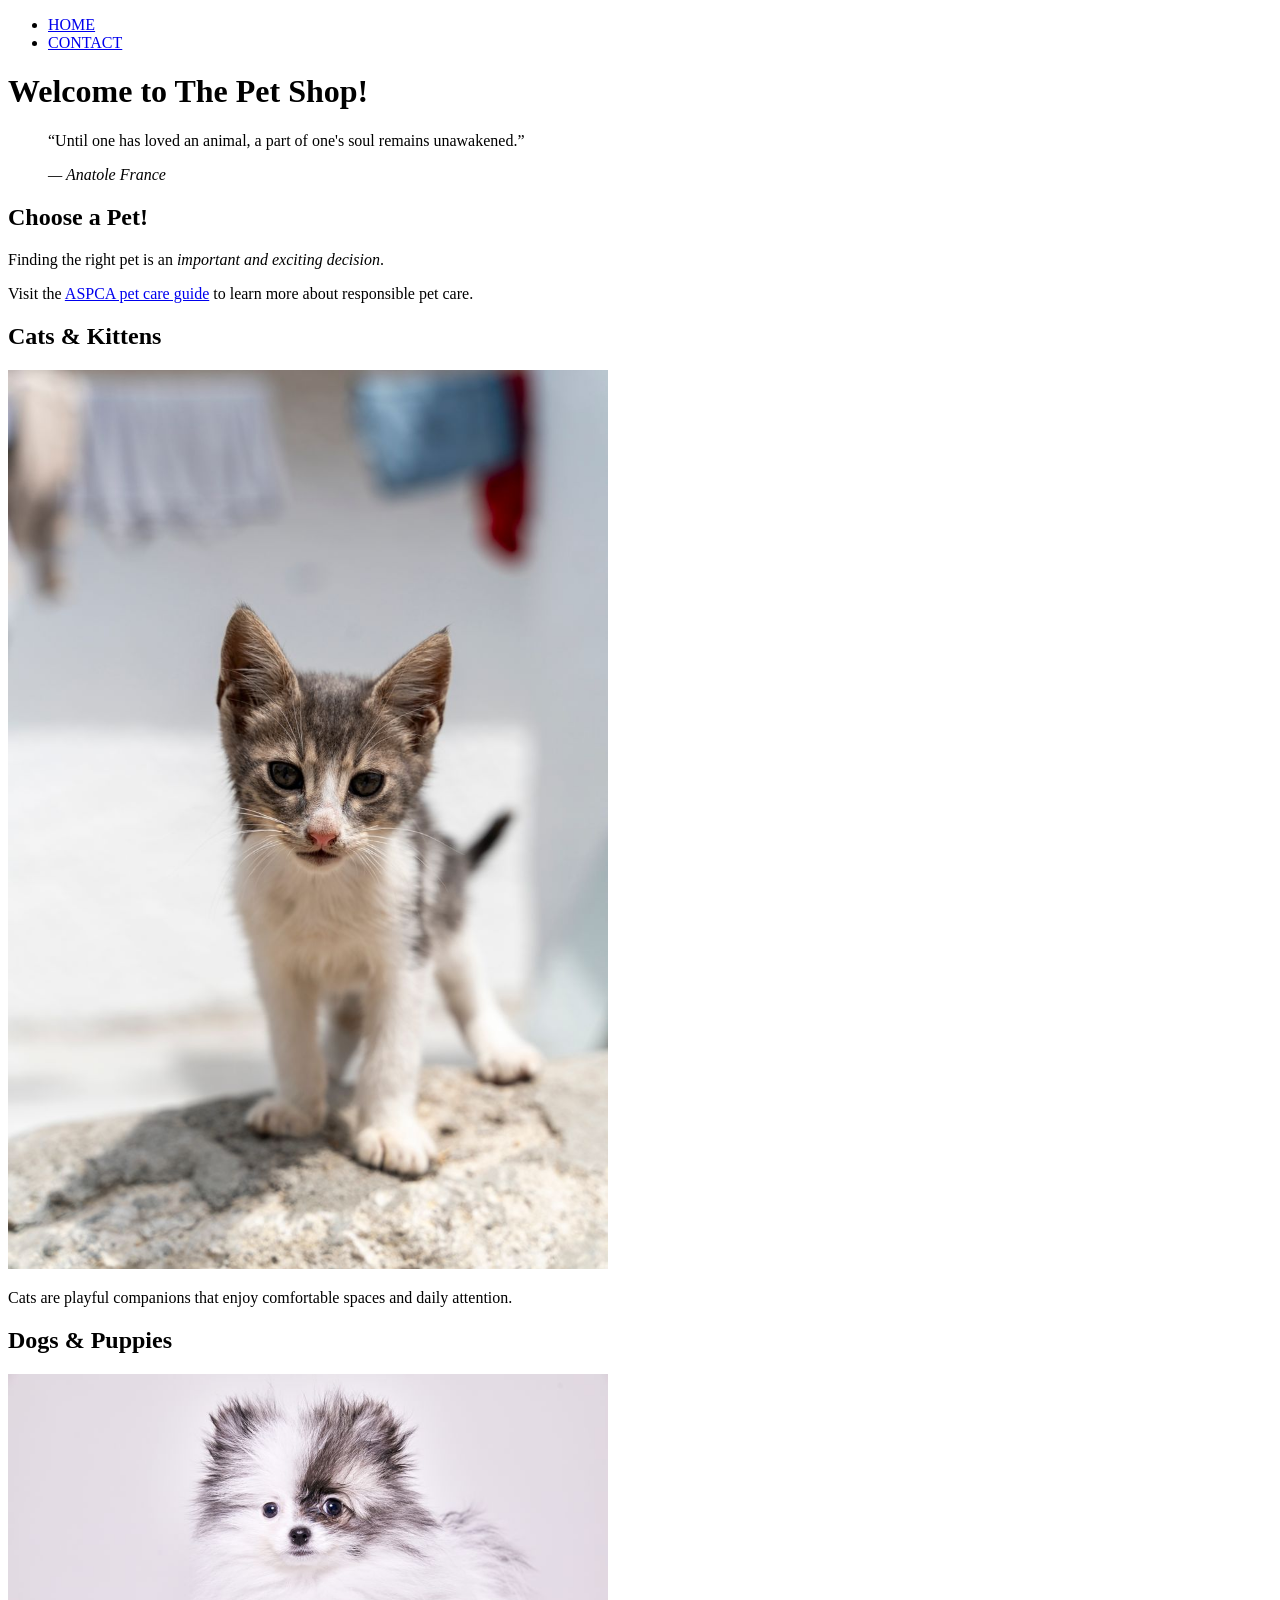
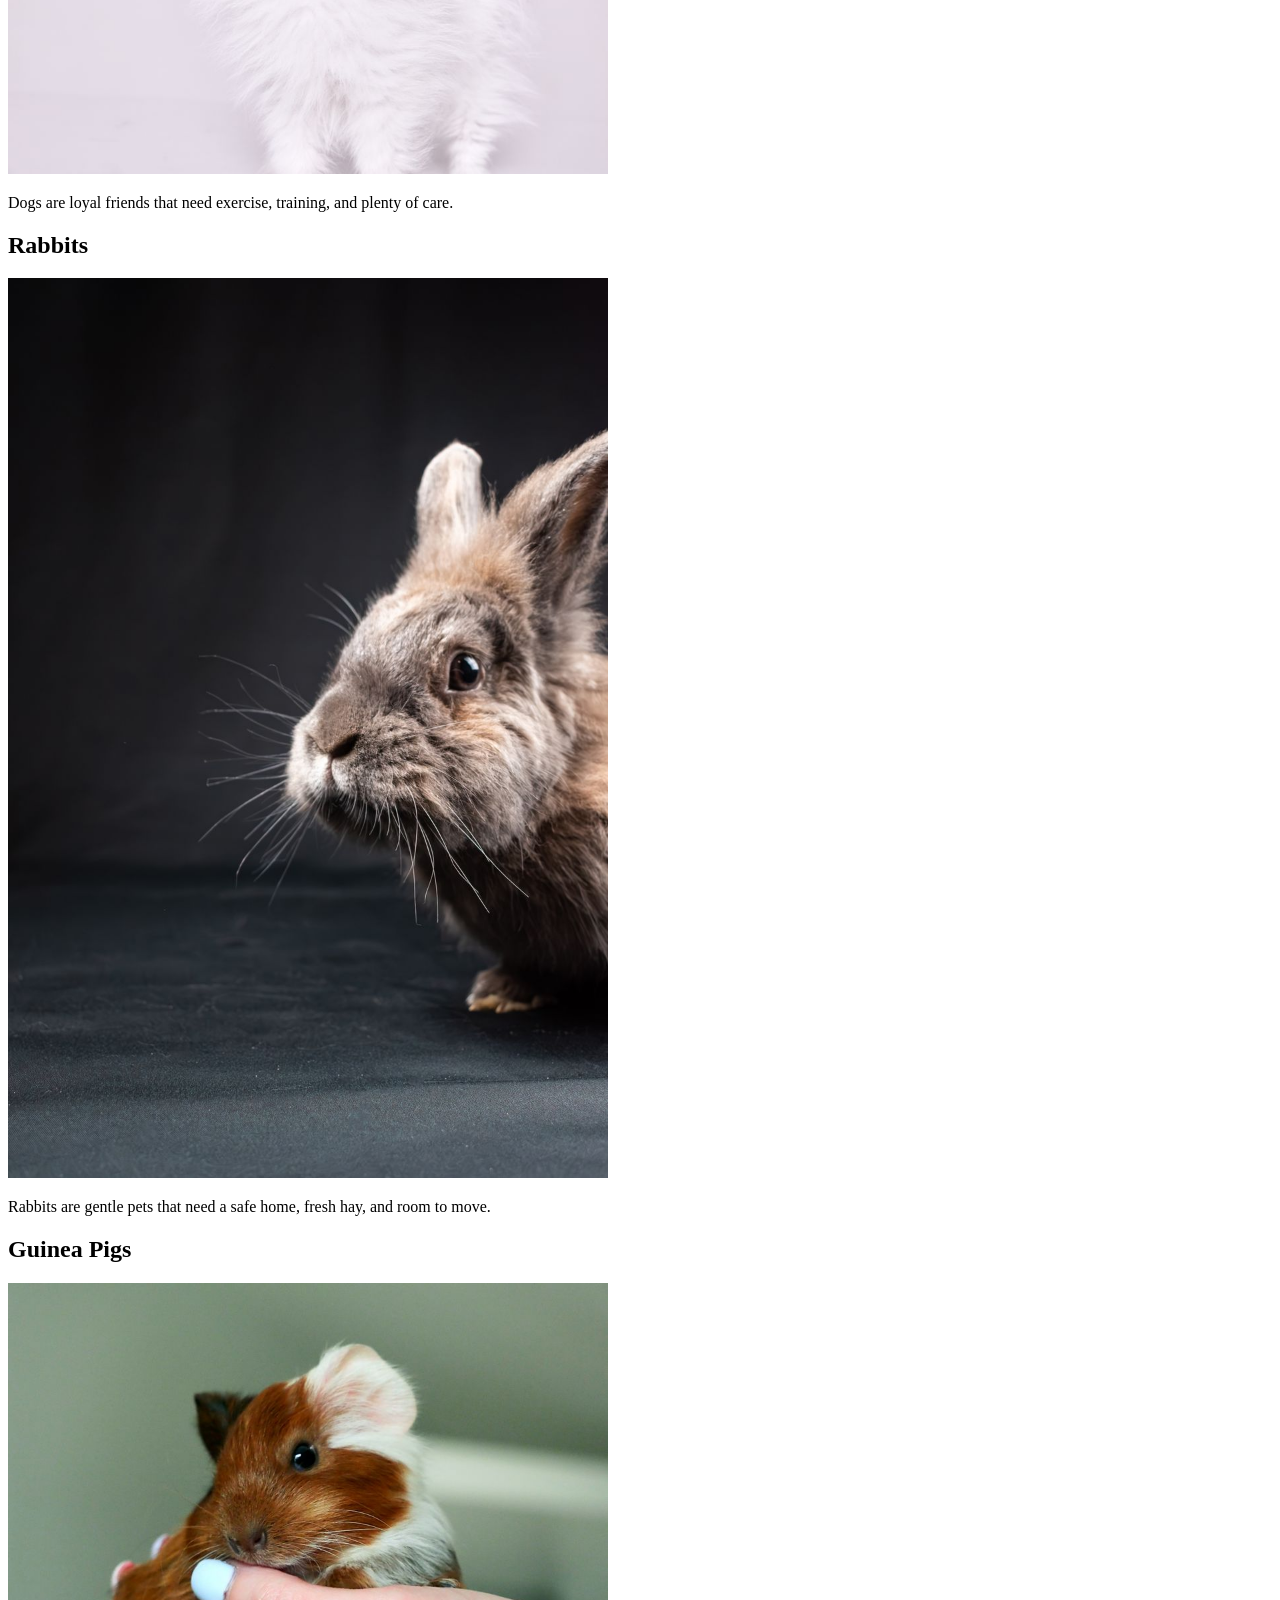
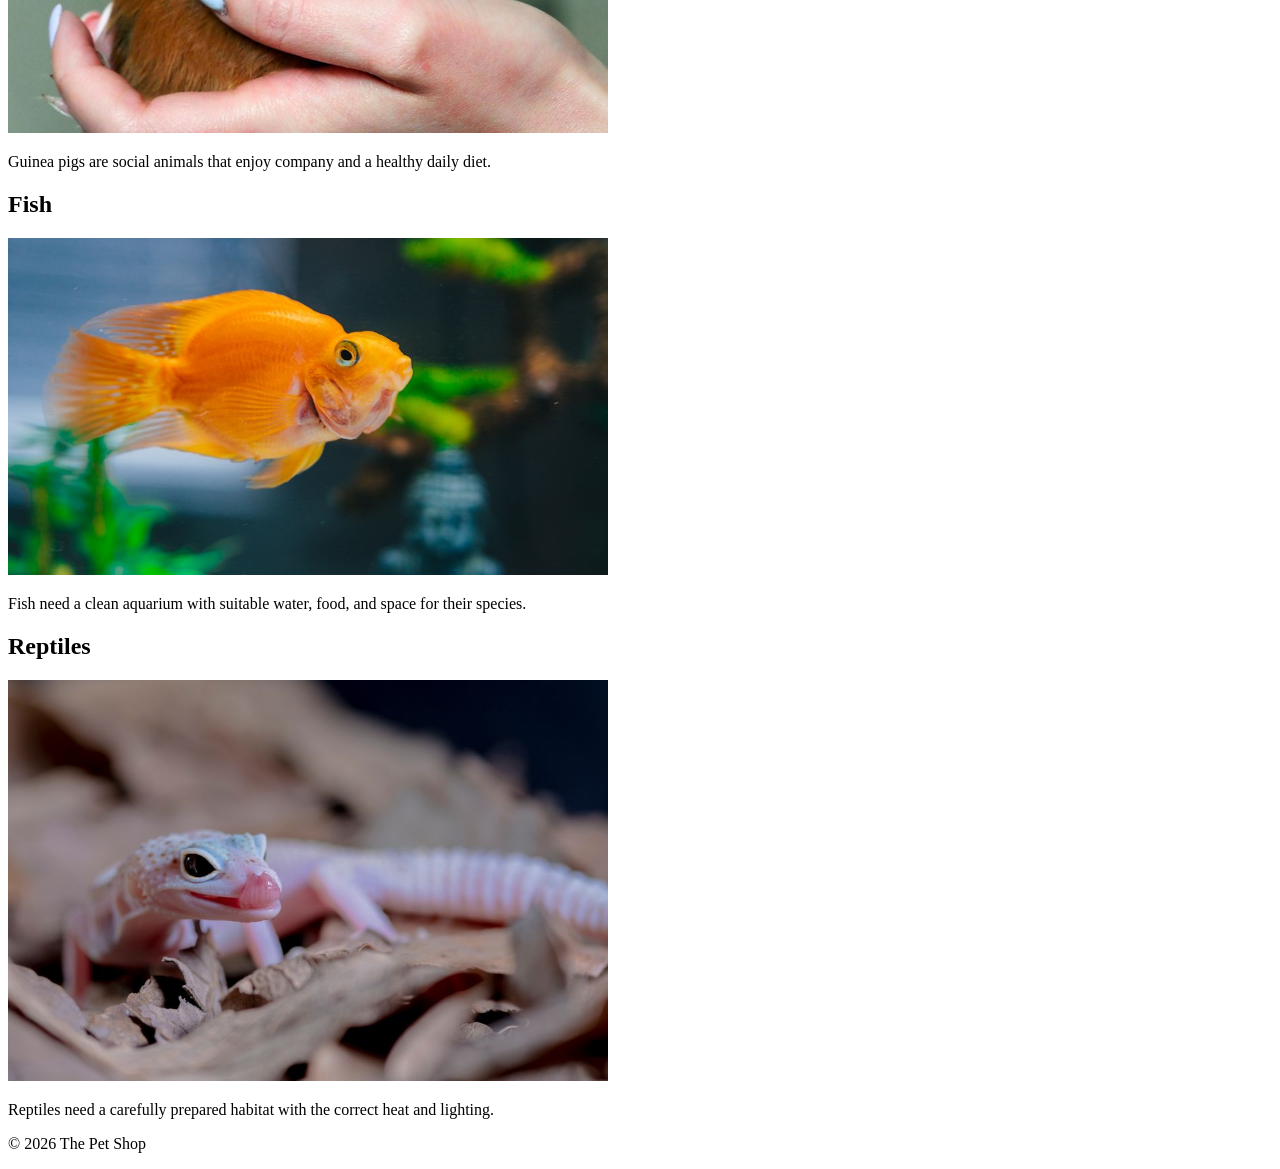
<file: The-Pet-Shop-Website/index.html>
<!DOCTYPE html>
<html lang="en">
<head>
    <meta charset="UTF-8">
    <meta name="viewport" content="width=device-width, initial-scale=1.0">
    <meta name="description" content="Meet the cats, dogs, rabbits, guinea pigs, fish, and reptiles available at The Pet Shop.">
    <title>The Pet Shop</title>
</head>
<body>
    <header>
        <nav>
            <ul>
                <li><a href="index.html">HOME</a></li>
                <li><a href="contact.html">CONTACT</a></li>
            </ul>
        </nav>

        <h1>Welcome to The Pet Shop!</h1>
    </header>

    <blockquote>
        <p>“Until one has loved an animal, a part of one's soul remains unawakened.”</p>
        <cite>— Anatole France</cite>
    </blockquote>

    <main>
        <section>
            <h2>Choose a Pet!</h2>
            <p>Finding the right pet is an <em>important and exciting decision</em>.</p>
            <p>Visit the <a href="https://www.aspca.org/pet-care/general-pet-care" target="_blank" rel="noopener noreferrer">ASPCA pet care guide</a> to learn more about responsible pet care.</p>
        </section>

        <section>
            <h2>Cats &amp; Kittens</h2>
            <img src="images/cat.jpg" alt="Curious young kitten standing outdoors" width="600">
            <p>Cats are playful companions that enjoy comfortable spaces and daily attention.</p>
        </section>

        <section>
            <h2>Dogs &amp; Puppies</h2>
            <img src="images/dog.jpg" alt="Fluffy white and gray Pomeranian puppy" width="600">
            <p>Dogs are loyal friends that need exercise, training, and plenty of care.</p>
        </section>

        <section>
            <h2>Rabbits</h2>
            <img src="images/rabbit.jpg" alt="Brown pet rabbit with long upright ears" width="600">
            <p>Rabbits are gentle pets that need a safe home, fresh hay, and room to move.</p>
        </section>

        <section>
            <h2>Guinea Pigs</h2>
            <img src="images/guinea-pig.jpg" alt="Small brown and white guinea pig being gently held" width="600">
            <p>Guinea pigs are social animals that enjoy company and a healthy daily diet.</p>
        </section>

        <section>
            <h2>Fish</h2>
            <img src="images/fish.jpg" alt="Bright orange fish swimming in a planted aquarium" width="600">
            <p>Fish need a clean aquarium with suitable water, food, and space for their species.</p>
        </section>

        <section>
            <h2>Reptiles</h2>
            <img src="images/reptile.jpg" alt="Colorful leopard gecko resting inside a terrarium" width="600">
            <p>Reptiles need a carefully prepared habitat with the correct heat and lighting.</p>
        </section>
    </main>

    <footer>
        <p>&copy; 2026 The Pet Shop</p>
    </footer>
</body>
</html>
</file>
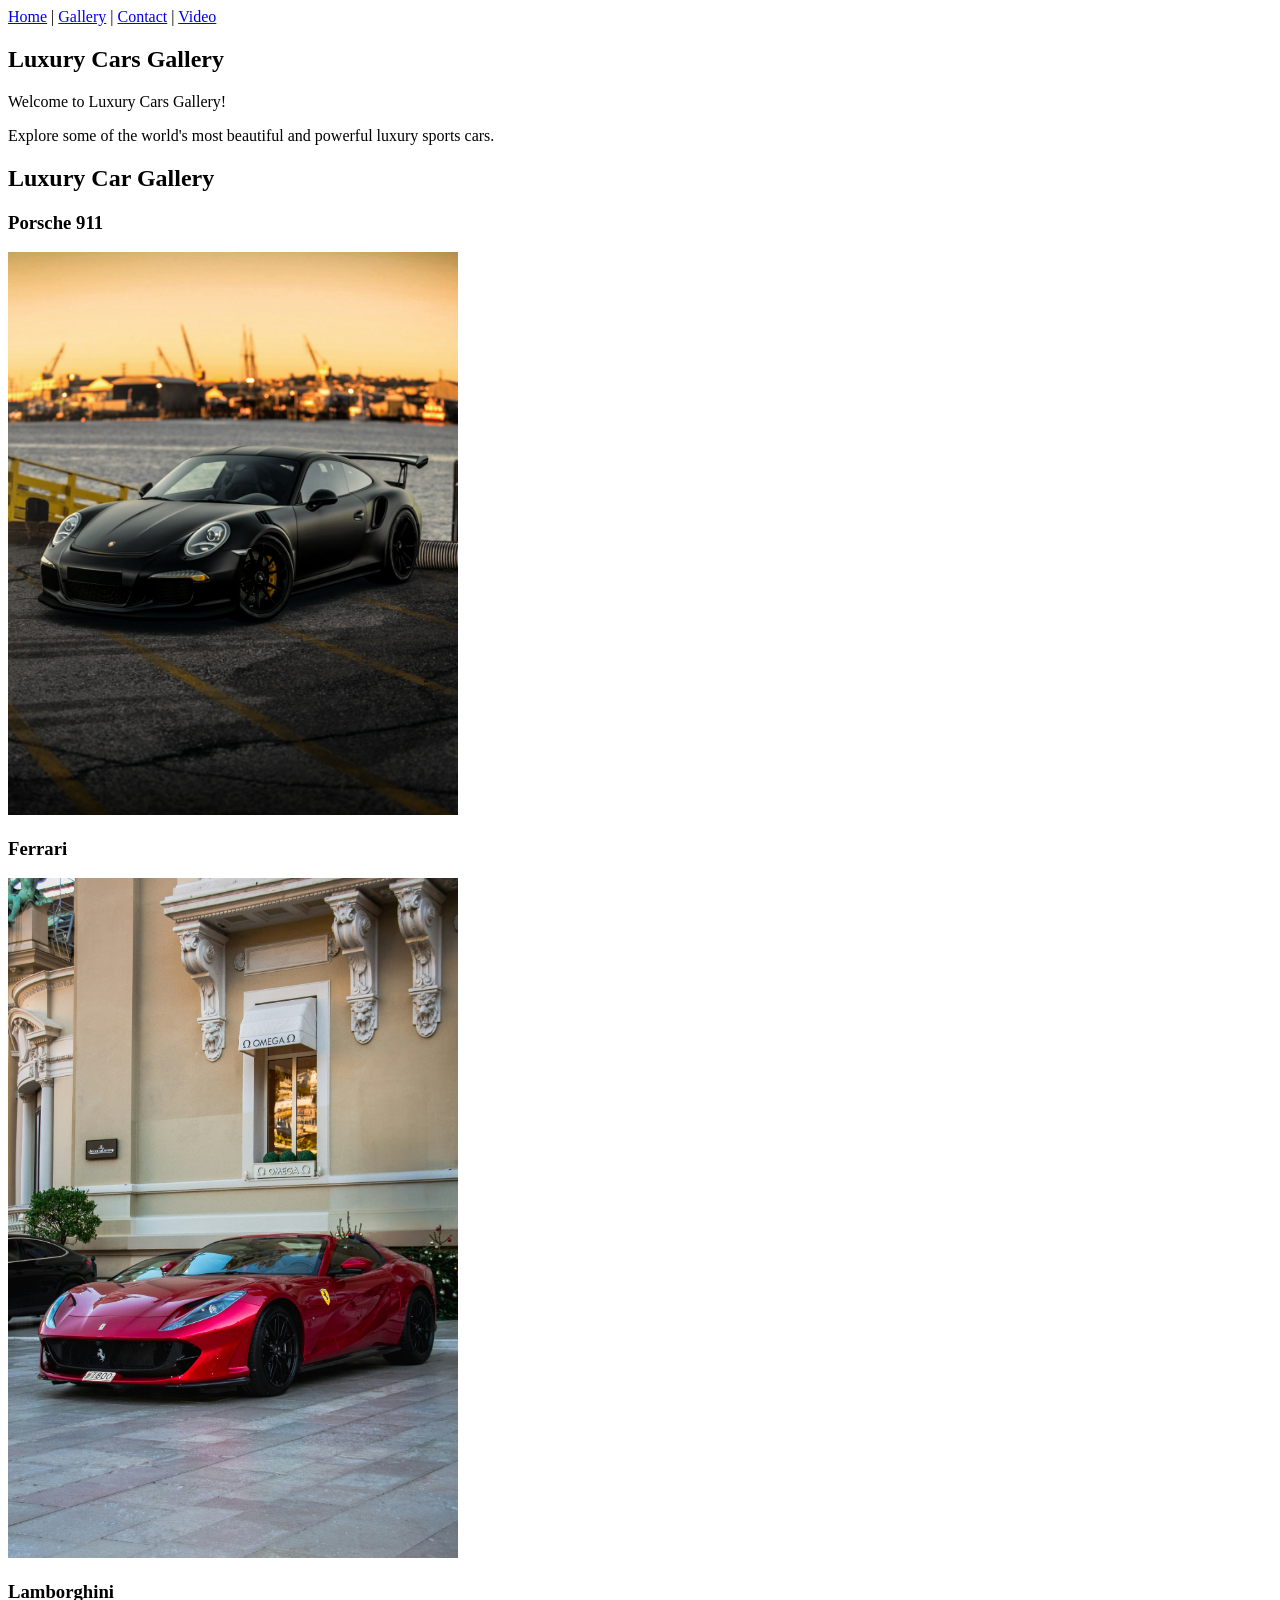
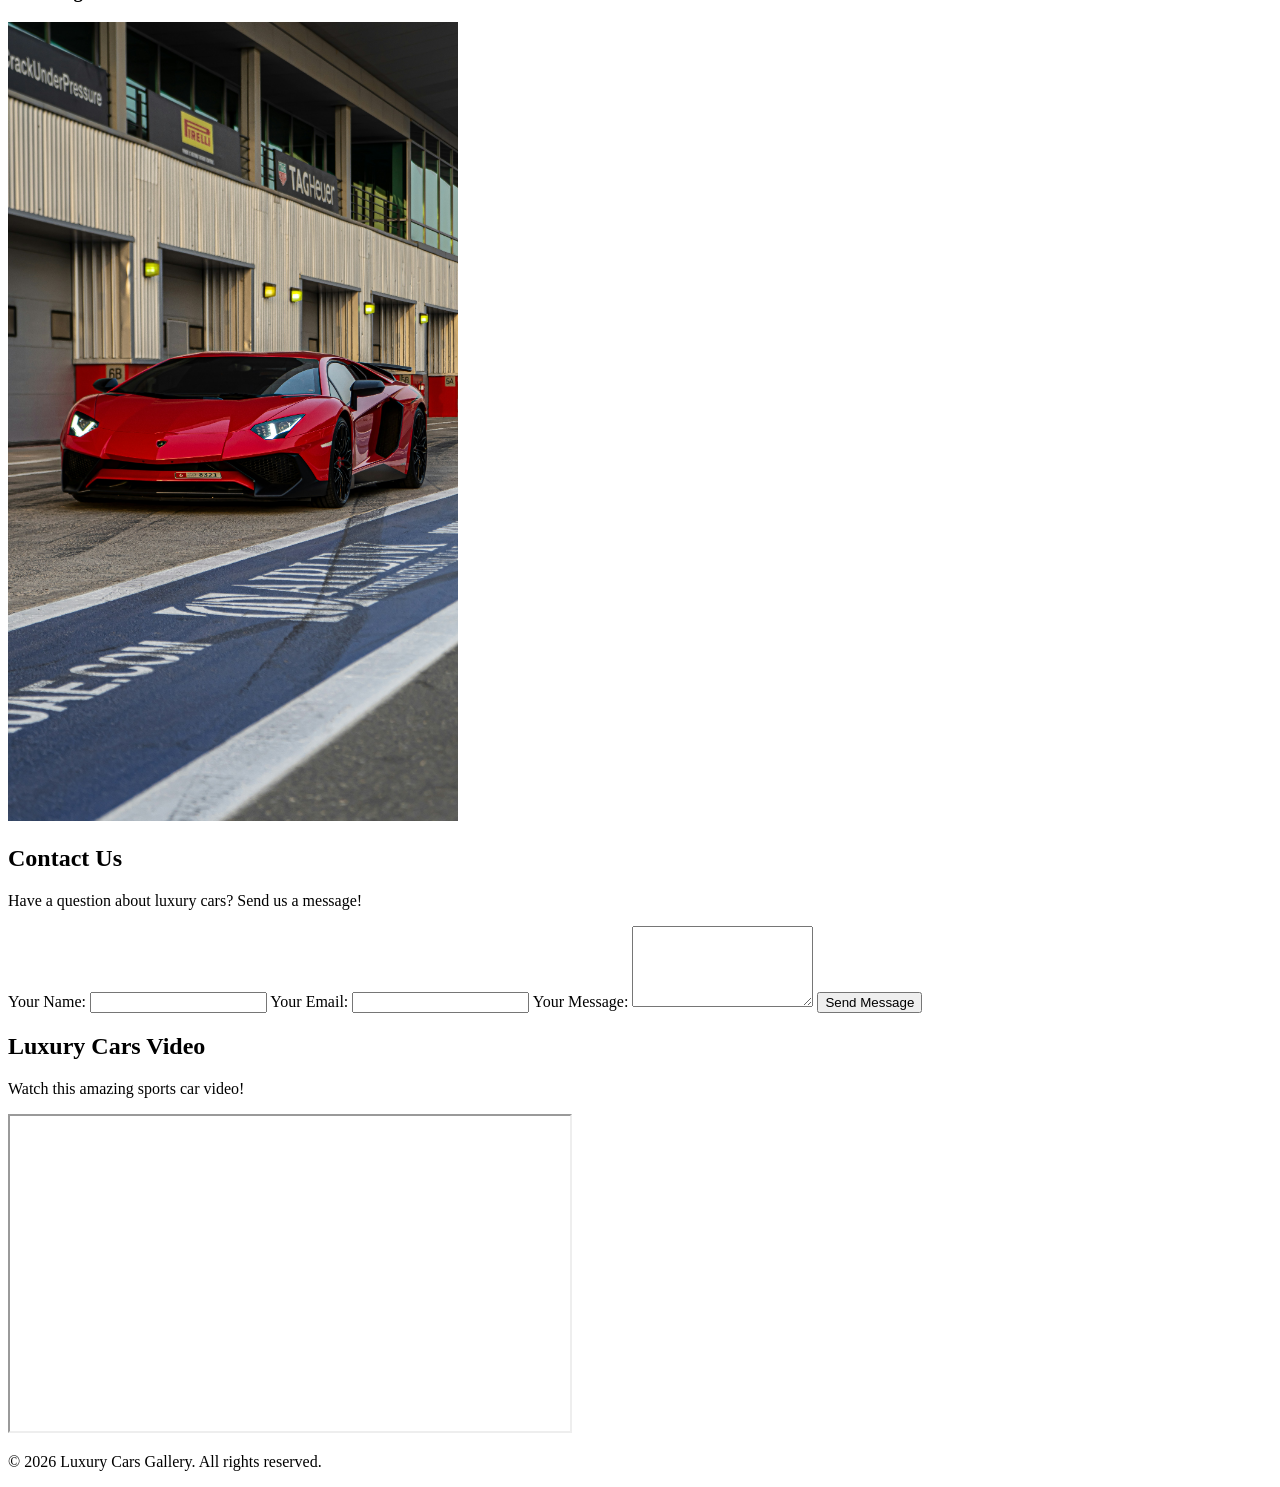
<file: One-Page Website/one_page_website.html>
<!DOCTYPE html>
<html lang="en">
<head>
    <meta charset="UTF-8">
    <meta name="viewport" content="width=device-width, initial-scale=1.0">
    <title>Luxury Cars Gallery</title>
</head>
<body>

<nav>
    <a href="#home">Home</a> |
    <a href="#gallery">Gallery</a> |
    <a href="#contact">Contact</a> |
    <a href="#video">Video</a>
</nav>

<section id="home">
    <h1>Luxury Cars Gallery</h1>
    <p>Welcome to Luxury Cars Gallery!</p>
    <p>Explore some of the world's most beautiful
    and powerful luxury sports cars.</p>
</section>

<section id="gallery">
    <h2>Luxury Car Gallery</h2>

    <h3>Porsche 911</h3>
    <img src="images/porsche.jpg"
         alt="Porsche sports car"
         width="450">


<h3>Ferrari</h3>
<img src="images/ferrari.jpg"
     alt="Red Ferrari sports car"
     width="450">

<h3>Lamborghini</h3>
<img src="images/lamborghini.jpg"
     alt="Lamborghini luxury sports car"
     width="450">
</section>

<section id="contact">
    <h2>Contact Us</h2>
    <p>Have a question about luxury cars? Send us a message!</p>

    <form>
        <label for="name">Your Name:</label>
        <input type="text" id="name" name="name" required>

        <label for="email">Your Email:</label>
        <input type="email" id="email" name="email" required>

        <label for="message">Your Message:</label>
        <textarea id="message" name="message" rows="5" required></textarea>

        <button type="submit">Send Message</button>
    </form>
</section>

<section id="video">
    <h2>Luxury Cars Video</h2>
    <p>Watch this amazing sports car video!</p>

    <iframe
        width="560"
        height="315"
        src="https://www.youtube.com/embed/t234Ni1aARM"
        title="Luxury Cars Video"
        allowfullscreen>
    </iframe>
</section>

<footer>
    <p>&copy; 2026 Luxury Cars Gallery. All rights reserved.</p>
</footer>

</body>
</html>
</file>
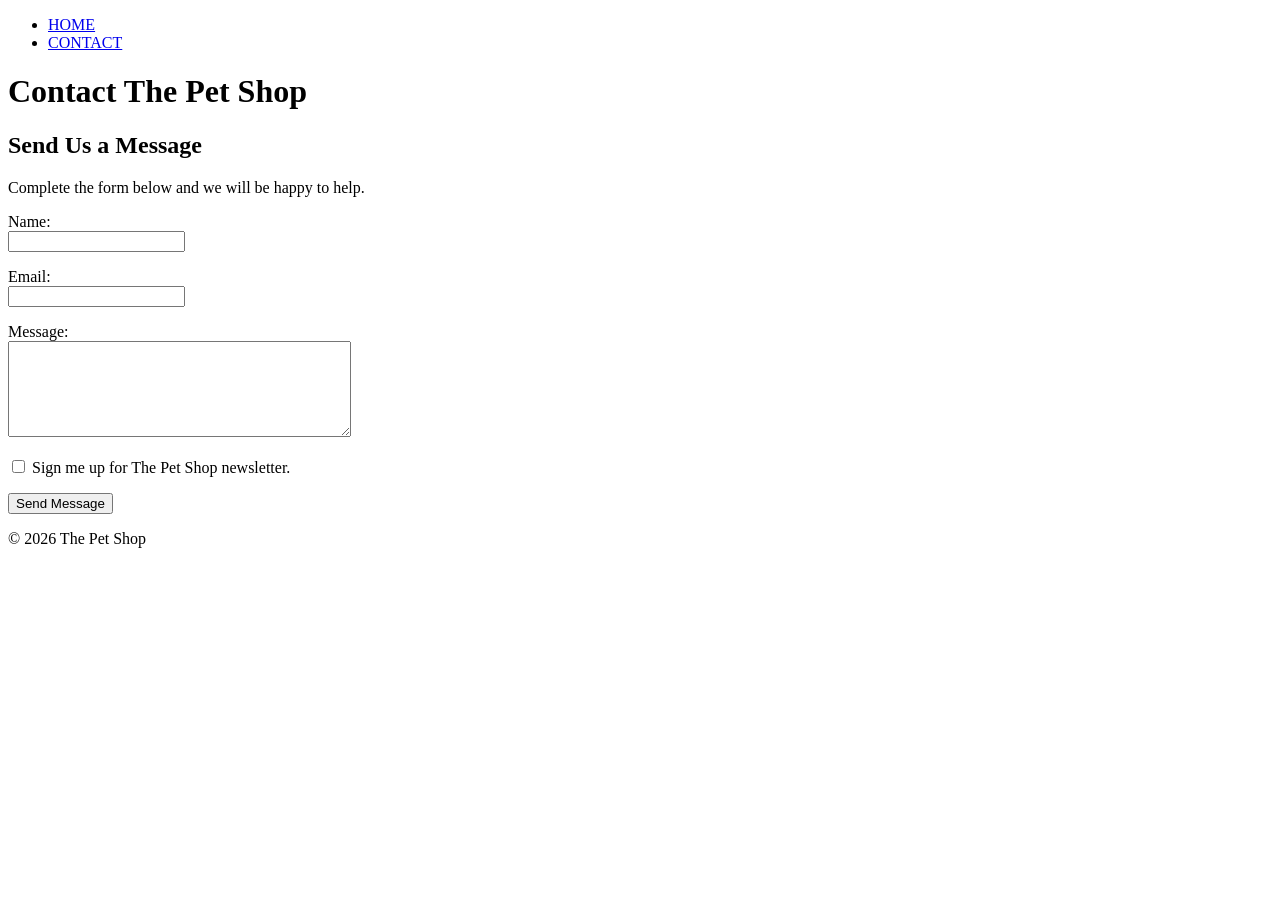
<file: The-Pet-Shop-Website/contact.html>
<!DOCTYPE html>
<html lang="en">
<head>
    <meta charset="UTF-8">
    <meta name="viewport" content="width=device-width, initial-scale=1.0">
    <meta name="description" content="Contact The Pet Shop with questions about pets, supplies, and animal care.">
    <title>Contact - The Pet Shop</title>
</head>
<body>
    <header>
        <nav>
            <ul>
                <li><a href="index.html">HOME</a></li>
                <li><a href="contact.html">CONTACT</a></li>
            </ul>
        </nav>

        <h1>Contact The Pet Shop</h1>
    </header>

    <main>
        <section>
            <h2>Send Us a Message</h2>
            <p>Complete the form below and we will be happy to help.</p>

            <form action="#" method="post">
                <p>
                    <label for="name">Name:</label><br>
                    <input type="text" id="name" name="name" required>
                </p>

                <p>
                    <label for="email">Email:</label><br>
                    <input type="email" id="email" name="email" required>
                </p>

                <p>
                    <label for="message">Message:</label><br>
                    <textarea id="message" name="message" rows="6" cols="40" required></textarea>
                </p>

                <p>
                    <input type="checkbox" id="newsletter" name="newsletter">
                    <label for="newsletter">Sign me up for The Pet Shop newsletter.</label>
                </p>

                <button type="submit">Send Message</button>
            </form>
        </section>
    </main>

    <footer>
        <p>&copy; 2026 The Pet Shop</p>
    </footer>
</body>
</html>
</file>
<file: Academy-Cinemas/css/custom.css>
:root {
  --academy-red: #650f18;
  --academy-red-dark: #3f080e;
  --academy-gold: #d9b44a;
  --academy-cream: #fff4cf;
}

html {
  min-height: 100%;
}

body {
  min-height: 100vh;
  margin: 0;
  color: var(--academy-cream);
  font-family: Georgia, "Times New Roman", serif;
  background-color: var(--academy-red-dark);
  background-image:
    linear-gradient(rgb(24 3 6 / 22%), rgb(24 3 6 / 48%)),
    url("../images/theater-curtains.jpg");
  background-repeat: no-repeat;
  background-position: center top;
  background-size: cover;
  background-attachment: fixed;
}

.navbar-academy {
  background-color: rgb(101 15 24 / 96%);
  border-bottom: 2px solid var(--academy-gold);
  box-shadow: 0 0.25rem 0.75rem rgb(0 0 0 / 35%);
}

.navbar-academy .navbar-brand {
  color: var(--academy-gold);
  font-size: 1.35rem;
  font-weight: 700;
  letter-spacing: 0.08em;
  text-transform: uppercase;
}

.navbar-academy .navbar-brand:hover,
.navbar-academy .navbar-brand:focus,
.navbar-academy .nav-link:hover,
.navbar-academy .nav-link:focus {
  color: var(--academy-gold);
}

.navbar-academy .nav-link {
  color: var(--academy-cream);
  letter-spacing: 0.04em;
}

.navbar-academy .navbar-toggler {
  border-color: var(--academy-gold);
}

.navbar-academy .navbar-toggler:focus {
  box-shadow: 0 0 0 0.2rem rgb(217 180 74 / 40%);
}

.navbar-academy .dropdown-menu {
  background-color: var(--academy-red-dark);
  border-color: var(--academy-gold);
}

.navbar-academy .dropdown-item {
  color: var(--academy-cream);
}

.navbar-academy .dropdown-item:hover,
.navbar-academy .dropdown-item:focus {
  color: var(--academy-red-dark);
  background-color: var(--academy-gold);
}

.hero-section {
  position: relative;
  isolation: isolate;
  display: grid;
  min-height: clamp(28rem, 72vh, 48rem);
  padding: clamp(4rem, 10vw, 8rem) 1rem;
  overflow: hidden;
  place-items: center;
}

.hero-section::before {
  position: absolute;
  z-index: -1;
  inset: 0;
  background: radial-gradient(
    circle at center,
    rgb(101 15 24 / 8%) 0%,
    rgb(24 3 6 / 28%) 70%,
    rgb(24 3 6 / 48%) 100%
  );
  content: "";
}

.hero-logo {
  display: block;
  width: min(82vw, 56rem);
  height: auto;
  margin-inline: auto;
  filter: drop-shadow(0 0.75rem 0.6rem rgb(0 0 0 / 65%));
}

.now-playing-section {
  padding-block: clamp(3rem, 7vw, 6rem);
}

.section-heading {
  margin-bottom: clamp(2rem, 5vw, 3.5rem);
  color: var(--academy-gold);
  font-size: clamp(2.25rem, 5vw, 3.75rem);
  font-weight: 700;
  letter-spacing: 0.08em;
  text-shadow: 0 0.2rem 0.35rem rgb(0 0 0 / 70%);
  text-transform: uppercase;
}

.movie-card {
  display: flex;
  flex-direction: column;
  scroll-margin-top: 1rem;
  overflow: hidden;
  color: var(--academy-cream);
  background: linear-gradient(160deg, rgb(63 8 14 / 98%), rgb(24 3 6 / 97%));
  border: 1px solid var(--academy-gold);
  border-radius: 0.35rem;
  box-shadow: 0 0.75rem 1.5rem rgb(0 0 0 / 45%);
}

.movie-poster {
  aspect-ratio: 2 / 3;
  object-fit: cover;
  object-position: center;
  border-bottom: 1px solid var(--academy-gold);
}

.movie-card .card-body {
  flex: 1 1 auto;
  padding: 1.5rem;
}

.movie-title {
  margin-bottom: 1rem;
  color: var(--academy-gold);
  font-size: 1.55rem;
  font-weight: 700;
  line-height: 1.25;
}

.movie-description {
  color: var(--academy-cream);
  line-height: 1.65;
}

@media (min-width: 992px) {
  .movie-description {
    flex: 1 1 auto;
  }

  .movie-details {
    margin-top: 0 !important;
  }
}

.movie-details {
  padding-top: 1rem;
  border-top: 1px solid rgb(217 180 74 / 45%);
}

.movie-details dt {
  color: var(--academy-gold);
  font-size: 0.8rem;
  letter-spacing: 0.08em;
  text-transform: uppercase;
}

.movie-details dd {
  margin-bottom: 0.85rem;
  line-height: 1.5;
}

.tickets-section {
  padding-block: clamp(3rem, 7vw, 6rem);
  scroll-margin-top: 1rem;
}

.ticket-card {
  min-height: 15rem;
  color: #231f20;
  background-color: #fff;
  border: 1px solid rgb(63 8 14 / 18%);
  border-radius: 0.35rem;
  box-shadow: 0 0.75rem 1.5rem rgb(0 0 0 / 30%);
}

.ticket-card .card-body {
  padding: 2rem;
}

.ticket-card-title {
  margin-bottom: 2rem;
  color: var(--academy-red-dark);
  font-size: 1.35rem;
  font-weight: 700;
  line-height: 1.35;
}

.ticket-card .form-label {
  color: #231f20;
  font-weight: 700;
}

.ticket-card .form-select,
.ticket-card .form-control {
  border-color: rgb(63 8 14 / 35%);
}

.ticket-card .form-select:focus,
.ticket-card .form-control:focus {
  border-color: var(--academy-gold);
  box-shadow: 0 0 0 0.2rem rgb(217 180 74 / 28%);
}

.contact-section {
  padding-block: clamp(3rem, 7vw, 6rem);
  scroll-margin-top: 1rem;
}

.contact-form {
  max-width: 60rem;
  margin-inline: auto;
}

.contact-form .form-label {
  color: var(--academy-cream);
  font-weight: 700;
}

.contact-form .form-control {
  min-height: 3.25rem;
  color: #231f20;
  background-color: #fff;
  border: 1px solid rgb(63 8 14 / 35%);
  border-radius: 0.35rem;
  box-shadow: 0 0.35rem 0.75rem rgb(0 0 0 / 20%);
}

.contact-form textarea.form-control {
  min-height: 12rem;
  resize: vertical;
}

.contact-form .form-control:focus {
  border-color: var(--academy-gold);
  box-shadow: 0 0 0 0.2rem rgb(217 180 74 / 28%);
}

.btn-academy {
  padding: 0.7rem 2rem;
  color: var(--academy-red-dark);
  font-weight: 700;
  background-color: var(--academy-gold);
  border: 1px solid var(--academy-gold);
  border-radius: 50rem;
  box-shadow: 0 0.35rem 0.75rem rgb(0 0 0 / 25%);
}

.btn-academy:hover,
.btn-academy:focus {
  color: var(--academy-red-dark);
  background-color: var(--academy-cream);
  border-color: var(--academy-cream);
}

.btn-academy:focus {
  box-shadow: 0 0 0 0.2rem rgb(217 180 74 / 35%);
}

.site-footer {
  padding-block: 2rem;
  color: var(--academy-cream);
  background-color: rgb(0 0 0 / 78%);
  border-top: 1px solid rgb(217 180 74 / 55%);
}

.site-footer .row {
  row-gap: 1.5rem;
}

.footer-copyright {
  font-size: 1rem;
}

.footer-logo-link {
  display: inline-block;
  border-radius: 0.25rem;
}

.footer-logo {
  display: block;
  width: min(11rem, 48vw);
  height: auto;
  margin-inline: auto;
  filter: drop-shadow(0 0.25rem 0.3rem rgb(0 0 0 / 65%));
}

.footer-logo-link:focus-visible,
.footer-nav a:focus-visible {
  outline: 0.2rem solid var(--academy-gold);
  outline-offset: 0.25rem;
}

.footer-nav ul {
  display: flex;
  flex-wrap: wrap;
  gap: 0.75rem 1.25rem;
  justify-content: center;
}

.footer-nav a {
  color: var(--academy-cream);
  font-weight: 700;
  text-decoration: none;
}

.footer-nav a:hover,
.footer-nav a:focus {
  color: var(--academy-gold);
  text-decoration: underline;
  text-underline-offset: 0.2rem;
}

.movie-show-times {
  margin-top: 1rem;
  margin-bottom: 1rem;
  padding-top: 1rem;
  border-top: 1px solid rgb(217 180 74 / 45%);
}

.movie-show-times-title {
  margin-bottom: 0.65rem;
  color: var(--academy-gold);
  font-size: 0.8rem;
  font-weight: 700;
  letter-spacing: 0.08em;
  text-transform: uppercase;
}

.movie-show-times-list {
  display: flex;
  flex-wrap: wrap;
  gap: 0.45rem;
}

.btn-show-time {
  padding: 0.35rem 0.65rem;
  color: var(--academy-cream);
  font-size: 0.82rem;
  font-weight: 700;
  line-height: 1.25;
  background-color: var(--academy-red-dark);
  border: 1px solid var(--academy-gold);
  border-radius: 50rem;
  white-space: nowrap;
}

.btn-show-time:hover,
.btn-show-time:focus {
  color: var(--academy-red-dark);
  background-color: var(--academy-gold);
  border-color: var(--academy-gold);
}

.btn-show-time:focus-visible {
  outline: 0.2rem solid var(--academy-gold);
  outline-offset: 0.25rem;
  box-shadow: none;
}
</file>
<file: Portfolio-Website/css/styles.css>
:root {
  --ink: #1f1a16;
  --muted: #4e463d;
  --paper: #f6f1ea;
  --paper-deep: #efe6db;
  --surface: #fbf7f2;
  --line: #e2d6c8;
  --clay: #9a3412;
  --clay-dark: #7c2d12;
  --pine: #1f3d36;
  --pine-deep: #16302a;
  --gold: #c4a36a;
  --gold-soft: #e7d3a1;
  --header-height: 4.5rem;
  --serif: Fraunces, Georgia, "Times New Roman", serif;
  --sans: Outfit, "Segoe UI", sans-serif;
  --shadow: 0 16px 40px rgba(31, 26, 22, 0.08);
}

*,
*::before,
*::after {
  box-sizing: border-box;
}

html {
  scroll-behavior: smooth;
}

body {
  margin: 0;
  background: var(--paper);
  color: var(--ink);
  font-family: var(--sans);
  font-size: 1.0625rem;
  line-height: 1.65;
}

img {
  max-width: 100%;
  height: auto;
}

h1,
h2,
h3,
p {
  margin-top: 0;
}

h1,
h2,
h3 {
  font-family: var(--serif);
  font-weight: 500;
  letter-spacing: -0.03em;
  line-height: 1.12;
}

h1 {
  margin-bottom: 0.75rem;
  font-size: clamp(3.1rem, 8vw, 5.6rem);
}

h2 {
  margin-bottom: 0.85rem;
  font-size: clamp(2rem, 4vw, 3.15rem);
}

h3 {
  margin-bottom: 0.65rem;
  font-size: 1.55rem;
}

p {
  margin-bottom: 1rem;
}

a {
  color: var(--clay-dark);
  text-underline-offset: 0.18em;
}

a:hover {
  color: var(--clay);
}

:focus-visible {
  outline: 3px solid var(--clay);
  outline-offset: 3px;
}

.skip-link {
  position: absolute;
  left: 1rem;
  top: 1rem;
  z-index: 40;
  transform: translateY(-160%);
  background: var(--ink);
  color: var(--paper);
  padding: 0.7rem 1rem;
  text-decoration: none;
}

.skip-link:focus {
  transform: none;
}

.visually-hidden {
  position: absolute;
  width: 1px;
  height: 1px;
  padding: 0;
  margin: -1px;
  overflow: hidden;
  clip: rect(0, 0, 0, 0);
  white-space: nowrap;
  border: 0;
}

.wrap {
  width: min(1120px, calc(100% - 2.5rem));
  margin-inline: auto;
}

.eyebrow {
  margin-bottom: 0.7rem;
  color: var(--clay);
  font-size: 0.78rem;
  font-weight: 600;
  letter-spacing: 0.14em;
  text-transform: uppercase;
}

.eyebrow-light {
  color: var(--gold-soft);
}

.site-header {
  position: sticky;
  top: 0;
  z-index: 20;
  background: var(--paper);
  border-bottom: 1px solid var(--line);
}

.header-inner {
  display: flex;
  flex-wrap: wrap;
  align-items: center;
  justify-content: space-between;
  min-height: var(--header-height);
  gap: 0.25rem 1rem;
}

.brand {
  display: inline-flex;
  align-items: center;
  gap: 0.7rem;
  color: var(--ink);
  font-weight: 600;
  text-decoration: none;
}

.brand img {
  width: 36px;
  height: 36px;
}

.brand:hover {
  color: var(--clay-dark);
}

.nav-toggle {
  display: inline-flex;
  align-items: center;
  gap: 0.55rem;
  min-height: 44px;
  padding: 0.35rem 0.7rem;
  border: 1px solid var(--line);
  border-radius: 999px;
  background: var(--surface);
  color: var(--ink);
  font: inherit;
  font-weight: 600;
  cursor: pointer;
}

.menu-bars {
  display: inline-flex;
  flex-direction: column;
  gap: 4px;
  width: 16px;
}

.menu-bars span {
  display: block;
  height: 2px;
  background: var(--ink);
}

.site-nav {
  display: none;
  flex-basis: 100%;
  padding-bottom: 0.8rem;
}

.site-nav.is-open {
  display: grid;
}

.site-nav a {
  display: flex;
  align-items: center;
  min-height: 44px;
  padding: 0.2rem 0.15rem;
  color: var(--ink);
  font-weight: 500;
  text-decoration: none;
}

.site-nav a:hover {
  color: var(--clay-dark);
}

.hero {
  padding: clamp(2.5rem, 6vw, 5rem) 0 clamp(2rem, 5vw, 4rem);
}

.hero-grid,
.about-grid,
.contact-grid {
  display: grid;
  gap: 1.5rem;
}

.lede {
  font-family: var(--serif);
  font-size: clamp(1.35rem, 2vw, 1.7rem);
  line-height: 1.35;
}

.hero-actions,
.form-result-actions,
.project-links,
.github-actions {
  display: flex;
  flex-wrap: wrap;
  gap: 0.75rem;
  align-items: center;
}

.button {
  display: inline-flex;
  align-items: center;
  justify-content: center;
  min-height: 44px;
  padding: 0.7rem 1.1rem;
  border: 1px solid var(--clay-dark);
  border-radius: 999px;
  background: var(--clay);
  color: #fff;
  font: inherit;
  font-weight: 600;
  text-decoration: none;
  cursor: pointer;
  transition: background-color 0.2s ease, color 0.2s ease, transform 0.2s ease;
}

.button:hover {
  background: var(--clay-dark);
  color: #fff;
  transform: translateY(-2px);
}

.button-secondary {
  background: transparent;
  color: var(--pine);
  border-color: var(--pine);
}

.button-secondary:hover {
  background: var(--pine);
  color: var(--paper);
}

.studio-card,
.practice-panel,
.contact-form,
.project-card {
  background: var(--surface);
  border: 1px solid var(--line);
  border-radius: 1.25rem;
}

.studio-card,
.practice-panel {
  padding: 1.4rem;
}

.studio-card {
  background:
    radial-gradient(circle at top right, rgba(196, 163, 106, 0.28), transparent 18rem),
    var(--pine);
  color: var(--paper);
}

.studio-card a {
  color: var(--gold-soft);
}

.studio-card a:hover {
  color: #fff;
}

.studio-card-kicker {
  margin: 1rem 0 0.4rem;
  color: var(--gold-soft);
  font-size: 0.82rem;
  font-weight: 600;
  letter-spacing: 0.12em;
  text-transform: uppercase;
}

.fact-list {
  margin: 0;
}

.fact-list div {
  padding: 0.85rem 0;
  border-top: 1px solid rgba(246, 241, 234, 0.18);
}

.fact-list dt {
  color: var(--gold-soft);
  font-size: 0.78rem;
  font-weight: 600;
  letter-spacing: 0.08em;
  text-transform: uppercase;
}

.fact-list dd {
  margin: 0.2rem 0 0;
}

.band {
  padding: clamp(2.5rem, 6vw, 4.5rem) 0;
}

.band-work {
  background: var(--paper-deep);
}

.section-intro {
  max-width: 42rem;
}

.practice-panel h3 {
  font-size: 1.35rem;
}

.practice-panel ul,
.footer-links {
  margin: 0;
  padding-left: 1.1rem;
}

.practice-panel li + li,
.footer-links li + li {
  margin-top: 0.45rem;
}

.project-grid {
  display: grid;
  gap: 1.15rem;
}

.project-card {
  overflow: hidden;
  transition: transform 0.25s ease, box-shadow 0.25s ease, border-color 0.25s ease;
}

.project-card:hover {
  border-color: #c9b39a;
  box-shadow: var(--shadow);
  transform: translateY(-4px);
}

.project-media {
  position: relative;
  aspect-ratio: 16 / 10;
  overflow: hidden;
  background: #d9cfc3;
}

.project-media img,
.effect-photo {
  width: 100%;
  height: 100%;
  object-fit: cover;
  transition: transform 0.45s ease, filter 0.45s ease;
  filter: saturate(0.92) contrast(1.04);
}

.project-card:hover .project-media img,
.project-card:focus-within .project-media img,
.project-card:hover .effect-photo,
.project-card:focus-within .effect-photo {
  transform: scale(1.06);
}

.project-media::after {
  content: "";
  position: absolute;
  inset: 0;
  background: linear-gradient(to top, rgba(31, 26, 22, 0.28), transparent 48%);
  pointer-events: none;
}

.project-media--logo {
  display: grid;
  place-items: center;
  background: #000;
}

.project-media--logo img {
  width: 82%;
  height: 70%;
  object-fit: contain;
  filter: none;
}

.project-media--logo::after,
.project-media--effect::after {
  display: none;
}

.project-media--effect {
  display: grid;
  place-items: center;
  background:
    linear-gradient(160deg, rgba(255, 255, 255, 0.18), transparent 40%),
    #243f4a;
}

.effect-frame {
  width: min(78%, 18rem);
  aspect-ratio: 16 / 10;
}

.effect-photo {
  display: block;
  border-radius: 0.8rem;
  background:
    linear-gradient(180deg, rgba(255, 255, 255, 0.18), transparent 32%),
    linear-gradient(#8fb8c9 0 42%, #d7e2c5 42% 48%, #6d8b62 48% 72%, #314237 72%);
  box-shadow: 0 12px 30px rgba(0, 0, 0, 0.25);
}

.project-body {
  padding: 1.15rem 1.2rem 1.3rem;
}

.project-index {
  margin-bottom: 0.35rem;
  color: var(--clay);
  font-size: 0.78rem;
  font-weight: 600;
  letter-spacing: 0.12em;
  text-transform: uppercase;
}

.tags {
  display: flex;
  flex-wrap: wrap;
  gap: 0.4rem;
  margin: 0 0 0.9rem;
  padding: 0;
  list-style: none;
}

.tags li {
  padding: 0.2rem 0.55rem;
  border-radius: 999px;
  background: var(--paper-deep);
  color: var(--muted);
  font-size: 0.82rem;
  font-weight: 600;
}

.project-path {
  margin-bottom: 0.8rem;
  color: var(--muted);
  font-size: 0.92rem;
}

code {
  font-family: ui-monospace, "SFMono-Regular", Menlo, Consolas, monospace;
  font-size: 0.86em;
}

.text-link {
  font-weight: 600;
}

.project-links .text-link:not(:last-child)::after {
  content: "";
  display: inline-block;
  width: 0.35rem;
}

.github-panel {
  display: grid;
  gap: 1.5rem;
  padding: clamp(1.4rem, 4vw, 2.4rem);
  border-radius: 1.4rem;
  background:
    radial-gradient(circle at top left, rgba(196, 163, 106, 0.25), transparent 16rem),
    var(--pine);
  color: var(--paper);
}

.github-panel p:last-child {
  margin-bottom: 0;
}

.github-url {
  flex-basis: 100%;
  margin: 0;
  color: var(--gold-soft);
}

.button-light {
  background: var(--paper);
  border-color: var(--paper);
  color: var(--pine);
}

.button-light:hover {
  background: #fff;
  color: var(--pine-deep);
}

.button-ghost {
  background: transparent;
  border-color: rgba(246, 241, 234, 0.7);
  color: var(--paper);
}

.button-ghost:hover {
  background: rgba(246, 241, 234, 0.12);
  color: #fff;
}

.contact-form {
  padding: 1.2rem;
}

.field {
  margin-bottom: 1rem;
}

.field label {
  display: block;
  margin-bottom: 0.35rem;
  font-weight: 600;
}

.field input,
.field select,
.field textarea {
  width: 100%;
  padding: 0.75rem 0.85rem;
  border: 1px solid #cbbbaa;
  border-radius: 0.75rem;
  background: #fff;
  color: var(--ink);
  font: inherit;
}

.field textarea {
  resize: vertical;
  min-height: 9rem;
}

.field input:hover,
.field select:hover,
.field textarea:hover {
  border-color: #a89078;
}

.field-hint,
.field-error,
.noscript-note {
  margin: 0.4rem 0 0;
  font-size: 0.92rem;
}

.field-hint {
  color: var(--muted);
}

.field-error {
  color: #8f1d1d;
  font-weight: 600;
}

.field input[aria-invalid="true"],
.field select[aria-invalid="true"],
.field textarea[aria-invalid="true"] {
  border-color: #8f1d1d;
}

.noscript-note {
  padding: 0.8rem 0.9rem;
  border-radius: 0.75rem;
  background: #fff4e8;
}

.form-result {
  margin-top: 1.2rem;
  padding: 1rem;
  border-radius: 0.9rem;
  background: #f3f7f4;
  border: 1px solid #c9ddd3;
}

.form-result h3 {
  font-size: 1.3rem;
}

.form-result pre {
  margin: 0 0 1rem;
  padding: 0.85rem;
  overflow-x: auto;
  white-space: pre-wrap;
  border-radius: 0.7rem;
  background: #fff;
  color: var(--ink);
  font-family: ui-monospace, "SFMono-Regular", Menlo, Consolas, monospace;
  font-size: 0.92rem;
}

#copy-status:empty {
  display: none;
}

.site-footer {
  padding: 2.4rem 0 1.4rem;
  background: var(--pine-deep);
  color: var(--paper);
}

.footer-grid {
  display: grid;
  gap: 1.5rem;
}

.footer-name {
  font-family: var(--serif);
  font-size: 1.7rem;
}

.site-footer a {
  color: var(--paper);
  text-decoration-thickness: 1px;
}

.site-footer a:hover {
  color: var(--gold-soft);
}

.footer-links {
  list-style: none;
  padding-left: 0;
}

.footer-base {
  display: flex;
  flex-wrap: wrap;
  justify-content: space-between;
  gap: 0.6rem 1rem;
  margin-top: 1.6rem;
  padding-top: 1rem;
  border-top: 1px solid rgba(246, 241, 234, 0.18);
}

.footer-base p {
  margin: 0;
}

@media (min-width: 700px) {
  .nav-toggle {
    display: none;
  }

  .site-nav,
  .site-nav.is-open {
    display: flex;
    flex-basis: auto;
    align-items: center;
    gap: 0.25rem;
    padding: 0;
  }

  .site-nav a {
    padding-inline: 0.75rem;
  }

  .hero-grid,
  .about-grid,
  .contact-grid,
  .github-panel {
    grid-template-columns: 1.25fr 0.9fr;
    align-items: start;
  }

  .footer-grid {
    grid-template-columns: 1.1fr 0.7fr 1fr;
    align-items: start;
  }

  .contact-grid {
    align-items: start;
  }

  .project-grid {
    grid-template-columns: 1fr 1fr;
  }

  .project-card--feature {
    display: grid;
    grid-column: 1 / -1;
    grid-template-columns: minmax(0, 0.92fr) minmax(0, 1.08fr);
    align-items: stretch;
  }

  .project-card--feature .project-body {
    display: flex;
    flex-direction: column;
    justify-content: center;
  }

  .project-card--feature .project-media {
    height: 100%;
    aspect-ratio: auto;
    min-height: 18rem;
  }
}

@media (min-width: 1100px) {
  .hero-grid {
    align-items: center;
  }
}

@media (max-width: 699px) {
  .project-card--feature {
    display: block;
  }
}

section[id] {
  scroll-margin-top: calc(var(--header-height) + 0.75rem);
}

@media (prefers-reduced-motion: reduce) {
  html {
    scroll-behavior: auto;
  }

  *,
  *::before,
  *::after {
    animation: none !important;
    transition: none !important;
  }

  .project-card:hover,
  .button:hover,
  .project-card:hover .project-media img,
  .project-card:focus-within .project-media img,
  .project-card:hover .effect-photo,
  .project-card:focus-within .effect-photo {
    transform: none;
  }
}

@media (forced-colors: active) {
  .button,
  .project-card,
  .site-header,
  .studio-card,
  .github-panel {
    border: 1px solid ButtonText;
  }
}

@media print {
  .skip-link,
  .nav-toggle,
  .contact-form,
  .hero-actions {
    display: none !important;
  }

  .site-nav {
    display: flex !important;
  }

  .site-header,
  .site-footer,
  .github-panel,
  .studio-card {
    background: #fff;
    color: #000;
  }

  a[href^="http"]::after {
    content: " (" attr(href) ")";
    font-size: 0.85em;
  }
}
</file>
<file: Simple-Recipes/css/style.css>
/*Import link for the Josefin Slab font from fonts.google.com*/
@import url("https://fonts.googleapis.com/css2?family=Josefin+Slab&display=swap");
/*Import link for the Sacramento font from fonts.google.com*/
@import url("https://fonts.googleapis.com/css2?family=Sacramento&display=swap");

html {
    overflow-x: hidden; /*Prevents the browser from displaying a right to left
     scroll bar as a result of negative margin values*/
    scroll-behavior: smooth; /*Creates a smooth scrolling effect when a bookmark link is clicked*/
}

@media (prefers-reduced-motion: reduce) {
    html {
        scroll-behavior: auto;
    }

    *,
    *::before,
    *::after {
        animation-duration: 0.01ms !important;
        animation-iteration-count: 1 !important;
        transition-duration: 0.01ms !important;
        scroll-behavior: auto !important;
    }
}

/*NAVBAR*/

.nav-bar {
    position: sticky; /*Creates a sticky element that stays in 
    the same spot in the browser screen*/
    top: 0; /*Tells the browser to stick the element at the top 
    of the page based on user scrolling*/
    z-index: 9; /*Sets the stack layer of the navbar to scroll over all elements*/
}

ul {
    display: flex; /*Creates a flex-container which will expand or shrink elements 
    to fill the space available to them and place the elements side by side horizontally*/
    list-style-type: none; /*Removes default styling for unordered list elements*/
    align-items: center;
    margin: -8px -8px 0px -8px; /*The margin order is top, right, bottom, and left. The negative 
    margins will stretch the background beyond the edge of the browser screen*/
    background-color: rgb(1, 128, 106);
    border-bottom: 5px solid rgb(247, 177, 188);
}

a {
    font-family: "Josefin Slab", serif;
    font-size: 25px;
    font-weight: 800;
    color: rgb(247, 177, 188);
    text-align: center;
    width: 100px;
    padding: 20px; 
    text-decoration: none;
    transition: background-color 0.3s ease-in;
    display: block; /*Displays anchor elements vertically on a new line, this was added so the drop 
    down menu displays vertically and not horizontally on the screen*/
}

a:hover, .drop:hover a:only-of-type /*Only-of-type effects the only child element nested within an element. 
This will keep the background color blue while hovering and the text white when we move the 
mouse over anchor elements in the rollover-menu div*/ {
    background-color: rgb(149, 238, 223);
    color: white;
    box-shadow: 0px 8px 16px 0px rgba(0, 0, 0, 0.7);
    transition: background-color 0.3s ease-in;
}

.rollover-menu {
    display: none; /*Prevents the anchor links in this div from showing on 
    the web browser until otherwise specified*/
    position: absolute; /*Absolute will position the div element relative to 
    the position of its parent element*/
    background-color: white;
    box-shadow: 0px 8px 16px 0px rgba(0, 0, 0, 0.2);
}

.drop:hover .rollover-menu {
    display: block; /*Creates a trigger effect when the user hovers their mouse over 
    the Recipes link. The trigger will display all elements within the rollover-menu 
    class div element*/
}

.rollover-menu a {
    color: rgb(0, 80, 67);
}

.rollover-menu a:hover {
    color: white;
    box-shadow: 0px 8px 16px 0px rgba(90, 90, 90, 0.2);
}

.rollover-menu a:nth-child(1) {
    border-top: 5px solid rgb(238, 118, 136);
}

/*FOOTER*/
footer {
    align-items: center; /*Will align nested HTML elements in the center i.e. the table 
    data and paragraph elements in the footer tag*/
    margin: 0px -8px -8px -8px; /*Stretches the footer background beyond the browsers edge 
    leaving no white space*/
    background-color: rgb(1, 128, 106);
    border-top: 5px solid rgb(247, 177, 188);
    bottom: 0; /*Positions the footer at bottom of the screen*/
}

table {
    width: 100%; /*Will take up the full with the browser screen*/
}

td {
    width: 33%; /*Each table data item takes up 1/3 of the space available on the screen*/
}

td p {
    font-family: "Josefin Slab", serif; /*Font from fonts.google.com*/
    font-size: 20px;
    font-weight: 600;
    text-align: center;
    color: rgb(247, 177, 188);
}

/*BODY*/

.container {
    display: inline-block;
    background-size: 100%;
    padding-top: 60px;
    padding-left: 30px;
}

/*HEADERS*/

h1 {
    font-family: "Sacramento", cursive;
    font-size: 80px;
    color: rgb(0, 80, 67);
    text-align: center;
}

h2,
h3,
h4 {
    font-family: "Josefin Slab", serif; /*Font from fonts.google.com*/
    text-align: center;
}

h2 {
    color: rgb(0, 80, 67);
    font-size: 60px;
    text-decoration: underline;
    text-decoration-color: rgb(247, 177, 188);
}

h3 {
    font-size: 30px;
}

h4 {
    font-size: 15px;
    text-decoration: underline;
    text-transform: uppercase;
}

/*PARAGRAPHS*/
p {
    font-family: "Josefin Slab", serif; /*Font from fonts.google.com*/
    font-size: 20px;
    font-weight: 600;
    color: rgb(0, 80, 67);
    text-align: center;
}

/*IMAGES*/
/*Positions elements to sit side by side on the screen*/
.column {
    float: left;
    width: 48%;
    padding: 10px;
}

@media screen and (max-width: 1200px) {
    .column {
        width: 100%;
        padding: 0px;
        margin-left: -13px; /*Centers each column on the screen*/
    }
}

/*Specifically styles the first 7 img tag elements contained in 
div elements with the .column*/
.column img:nth-child(-n + 7) {
    width: 500px;
    height: 350px;
    box-shadow: 0 4px 8px rgba(0, 0, 0, 0.4), 0 6px 20px 0 rgba(0, 0, 0, 0.2);
}

.recipe-container {
    width: 500px;
    height: 350px;
    margin: 100px auto 180px; /*Shorthand value top, right and left, then bottom*/
    perspective: 1000px; /*Tells the browser how much 3 dimensional space an 
    element should take up on the screen*/
}

/*Mobile size screens*/
@media screen and (max-width: 600px) {
    /*#recipes.column {
        height: 500px;
    }*/
    .column img:nth-child(-n + 7) {
        width: 350px;
        height: 225px;
    }

    .recipe-container {
        width: 350px;
        height: 225px;
    }
}

.recipe-card-background {
    background-color: rgb(149, 238, 223);
}

/*Alternates the blue tile background on smaller screen sizes*/
@media only screen and (max-width: 1200px) {
    #pork {
        background-color: rgb(255, 255, 255);
    }

    #biscuits {
        background-color: rgb(149, 238, 223);
    }
}

/*FEATURED RECIPE*/

/*Styles the featured recipe h3 tag*/
#featured-header {
    font-family: "Sacramento", cursive; /*Font from fonts.google.com*/
    font-size: 60px;
    color: rgb(0, 80, 67);
}

#featured-main-text {
    text-align: justify;
    padding-top: 20px;
    margin-left: 40px;
}

/*Sets margin left to 0 because it is not needed on a 
small screen and centers the text*/
@media screen and (max-width: 1200px) {
    #featured-main-text {
        margin-left: 0;
    }
}

/*Specifically styles the img tag nested within the div elements of #featured
and .recipe-container in the Featured Recipe section*/
@media screen and (min-width: 1500px) {
    #featured .column img {
        width: 700px;
        height: auto; /*Automatically calculates the image height based on the width input*/
        margin-left: -100px;
        margin-top: -20px; /*Margin left and top will override previous margin 
    styling from the .recipe-container class selector*/
    }
}

/*Adjusts the position of the featured image to be centered on the screen when the width is 1499px or less*/
@media screen and (max-width: 1499px) {
    #featured .column img {
        margin-left: 0px;
        margin-top: 40px;
    }
}

@media only screen and (max-width: 600px) {
    #featured .recipe-card-background {
        height: 300px;
    }
    #featured .column img {
        margin-top: -65px;
    }
}
#featured-button {
    display: block; /*Positions the recipe button on its own line from the other elements within the div*/
    margin: 60px auto 0px;
    background-color: rgb(1, 128, 106);
    border-radius: 35px;
    border: none; /*Removes default border set by the browser when border-radius is used*/
    font-family: "Josefin Slab", serif; /*Font from fonts.google.com*/
    font-size: 30px;
    font-weight: bold;
    padding: 15px 25px;
    color: white;
    cursor: pointer;
}

/*Specifically styles the hover effect of the recipe button in the
Featured Recipe section*/
#featured-button:hover {
    background-color: rgb(247, 177, 188);
}

/*IMAGE FLIP*/

/*Positions the flip effect, defines transition time, and defines a 3D effect*/
.flip {
    position: relative;
    width: 100%;
    height: 100%; /* Setting the width and height values to 100% will allow the effect
     to take up 100% of the space available */
    text-align: center;
    transition: 0.5s ease-in-out;
    transform-style: preserve-3d; /*Treats elements as 3D objects instead of flat (2D) objects*/
}

.flip:hover {
    transform: rotateY(-180deg); /*Rotates an element from right to left*/
}

.flip-front,
.flip-back {
    position: absolute;
    width: 100%;
    height: 100%;
    backface-visibility: hidden;
}

.flip-back {
    background-color: rgb(149, 238, 223);
    border: 2px solid white;
    transform: rotateY(
        180deg
    ); /*Subtracts another 180 degrees from the 
    -180 degrees it moved to previously so the text can be read properly*/
}

.text-container {
    padding-top: 70px;
}


@media only screen and (max-width: 600px) {
    .text-container {
        padding-top: 0px;
    }
}



/*RECIPE BUTTON*/
input[type="button"] {
    background-color: #fff;
    border: none;
    border-radius: 20px;
    font-family: "Josefin Slab", serif;
    font-weight: bold;
    font-size: 22px;
    padding: 11px 17px;
    color: rgb(1, 128, 106);
    cursor: pointer;
}

input[type="button"]:hover {
    background-color: rgb(247, 177, 188);
    color: white;
}

/*CONTACT FORM CSS*/
#contact {
    display: block;
    margin-bottom: 70px;
}

form {
    display: table; /*This will display the form in table format as rows and columns*/
    padding: 15px;
    margin-left: auto;
    margin-right: auto; /*Browser will automatically calculate margins to center the form on the screen*/
}

/*This will specifically target the input tags that are nested within the form tags*/
form input {
    font-family: "Courier New", Courier, monospace;
    font-size: 15px;
    color: rgb(165, 165, 165);
    border: 2px solid rgb(165, 165, 165);
    border-radius: 5px;
    padding: 3px;
    margin: 10px 15px 10px 0px;
    transition: 0.3 ease-out; /*Transition back to light gray when a user clicks away from an input field*/
}

form input:focus {
    border: 2px solid rgb(1, 128, 106);
    color: black;
    outline: none; /*Removes extra default border added when focus is triggered on click*/
    transition: 0.3s ease-out;
}

label {
    font-family: "Josefin Slab", serif; /*Font from fonts.google.com*/
    font-size: 20px;
    font-weight: bold;
    margin: 10px;
}

textarea {
    width: 100%;
    height: 200px;
    padding: 12px 20px;
    box-sizing: border-box;
    resize: both; /*Will allow the user to resize the text area both in width and height*/
    border: 3px solid rgb(165, 165, 165);
    border-radius: 5px;
    font-family: "Courier New", Courier, monospace;
    color: rgb(165, 165, 165);
    font-size: 15px;
    transition: 0.3s ease-out; /*Will transition back to light grey*/
}

textarea:focus {
    color: black;
    border: 3px solid rgb(1, 128, 106);
    transition: 0.3s ease-out;
    outline: none;
}

input[type="submit"] {
    background-color: rgb(1, 128, 106);
    border: none;
    border-radius: 35px;
    font-family: "Josefin Slab", serif;
    font-size: 20px;
    font-weight: bold;
    padding: 15px 25px;
    margin-top: 20px;
    color: #fff;
    cursor: pointer;
    float: right; /*Positions the submit button to the bottom right of the form*/
}

input[type="submit"]:hover {
    background-color: rgb(247, 177, 188);
}

/*ABOUT SECTION*/

#about {
    display: block;
    margin-bottom: 30px;
}

.about-wrap {
    display: block;
    width: 100%;
    max-width: 1200px;
    margin: 0 auto;
    padding-left: 0;
    padding-right: 0;
}

.about-content {
    max-width: 860px;
    margin: 0 auto;
    padding: 28px 32px;
    background-color: rgb(149, 238, 223);
    border: 3px solid rgb(247, 177, 188);
    border-radius: 15px;
    box-shadow: 0 4px 8px rgba(0, 0, 0, 0.15);
}

#about h2 {
    font-family: "Sacramento", cursive;
    font-size: 60px;
    color: rgb(0, 80, 67);
    margin-bottom: 20px;
    text-decoration: underline;
    text-decoration-color: rgb(247, 177, 188);
}

#about p {
    font-family: "Josefin Slab", serif;
    font-size: 20px;
    font-weight: 600;
    line-height: 1.6;
    color: rgb(0, 80, 67);
    text-align: center;
    max-width: 760px;
    margin: 0 auto 24px;
}

#about p:last-child {
    margin-bottom: 0;
}

/*MEDIA QUERIES FOR ABOUT SECTION*/

@media (max-width: 768px) {
    #about {
        padding: 0 10px;
    }

    .about-content {
        padding: 22px 18px;
    }

    #about h2 {
        font-size: 50px;
    }

    #about p {
        font-size: 18px;
    }
}

@media (max-width: 480px) {
    #about h2 {
        font-size: 40px;
    }

    #about p {
        font-size: 16px;
        line-height: 1.5;
    }
}
</file>
